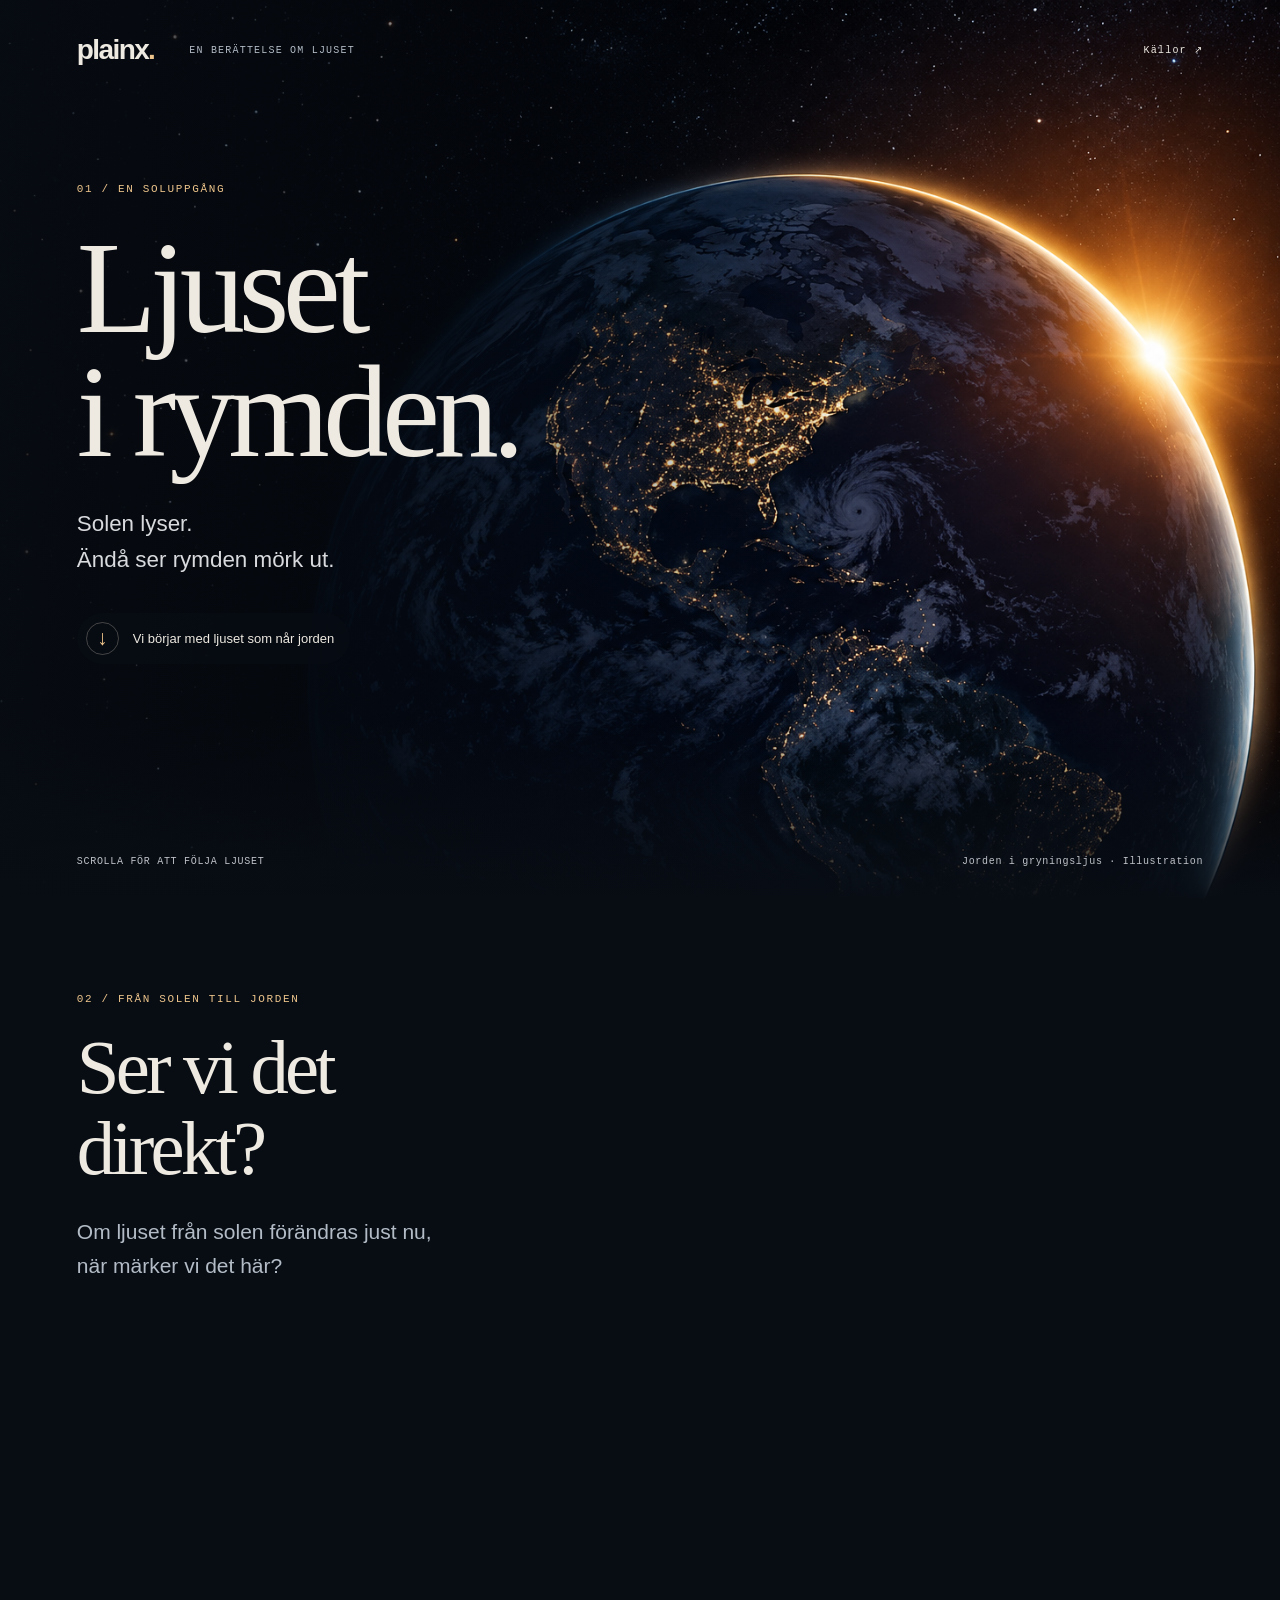
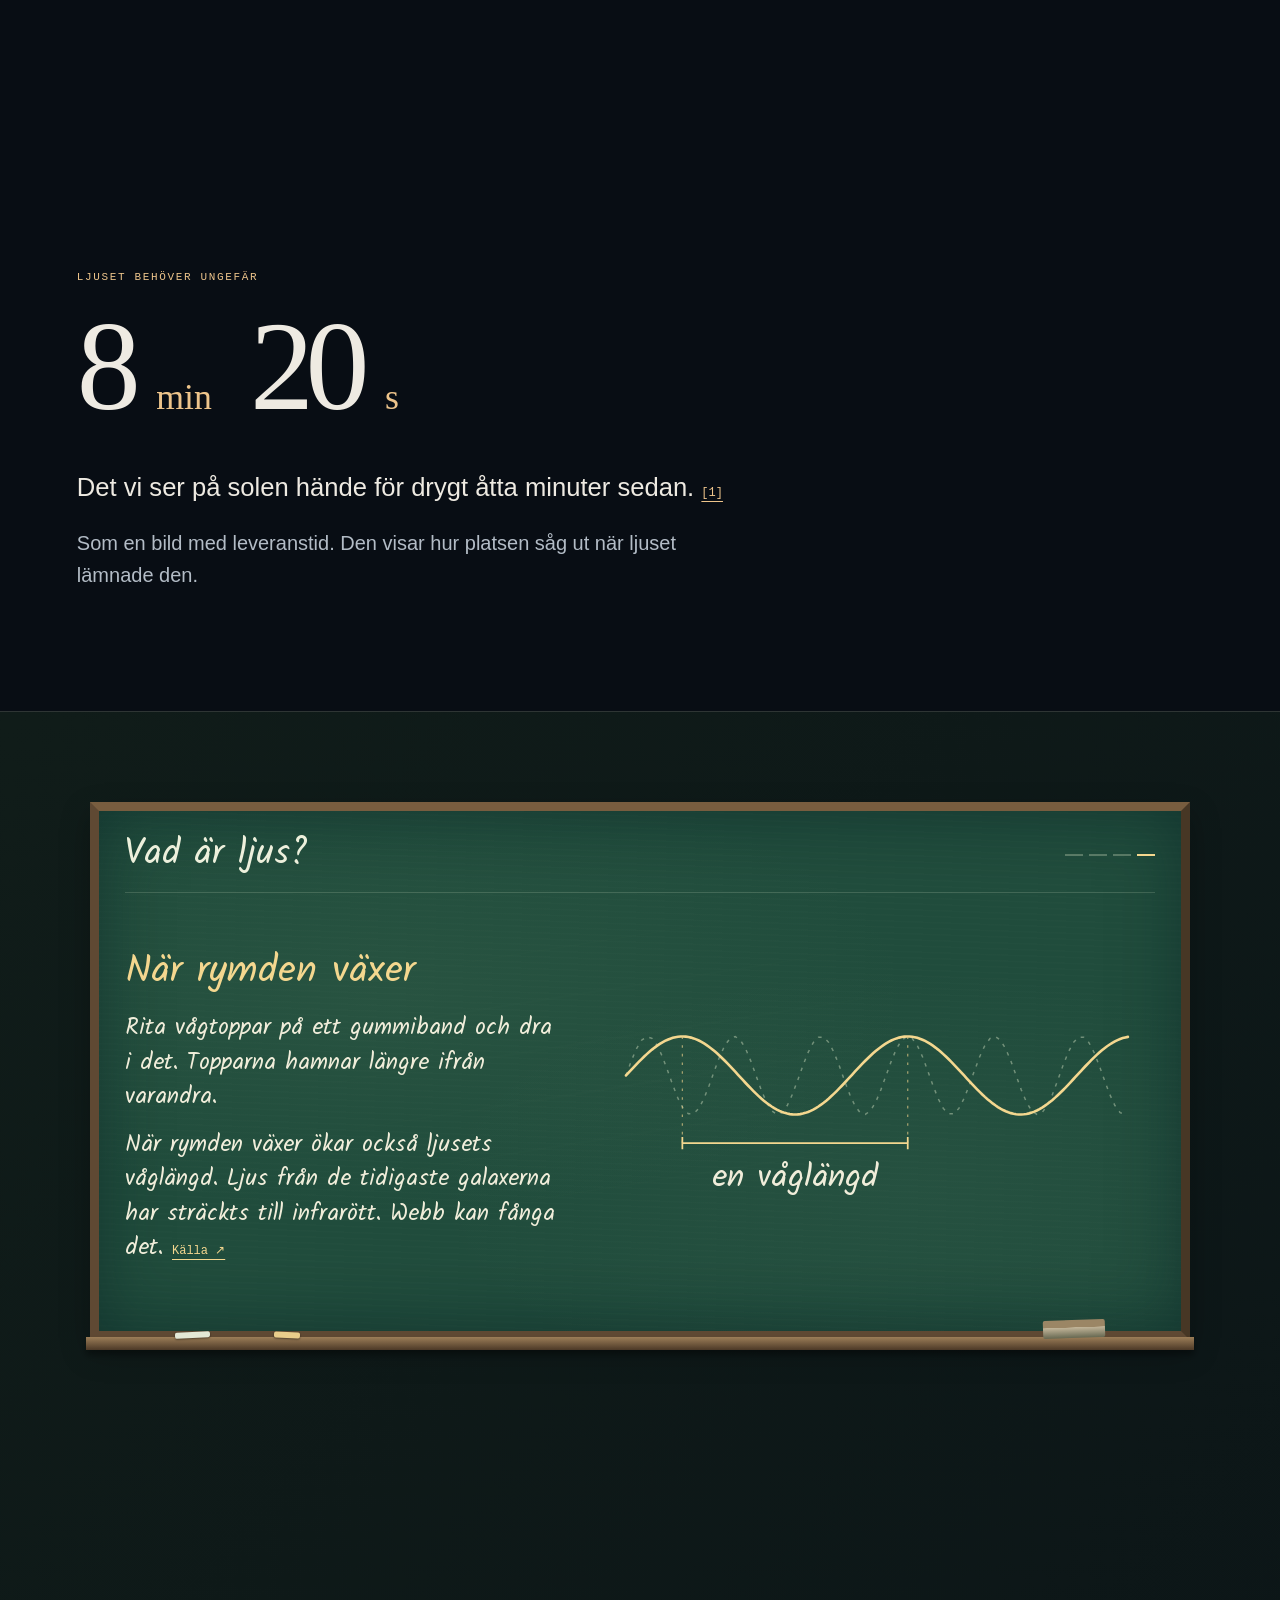
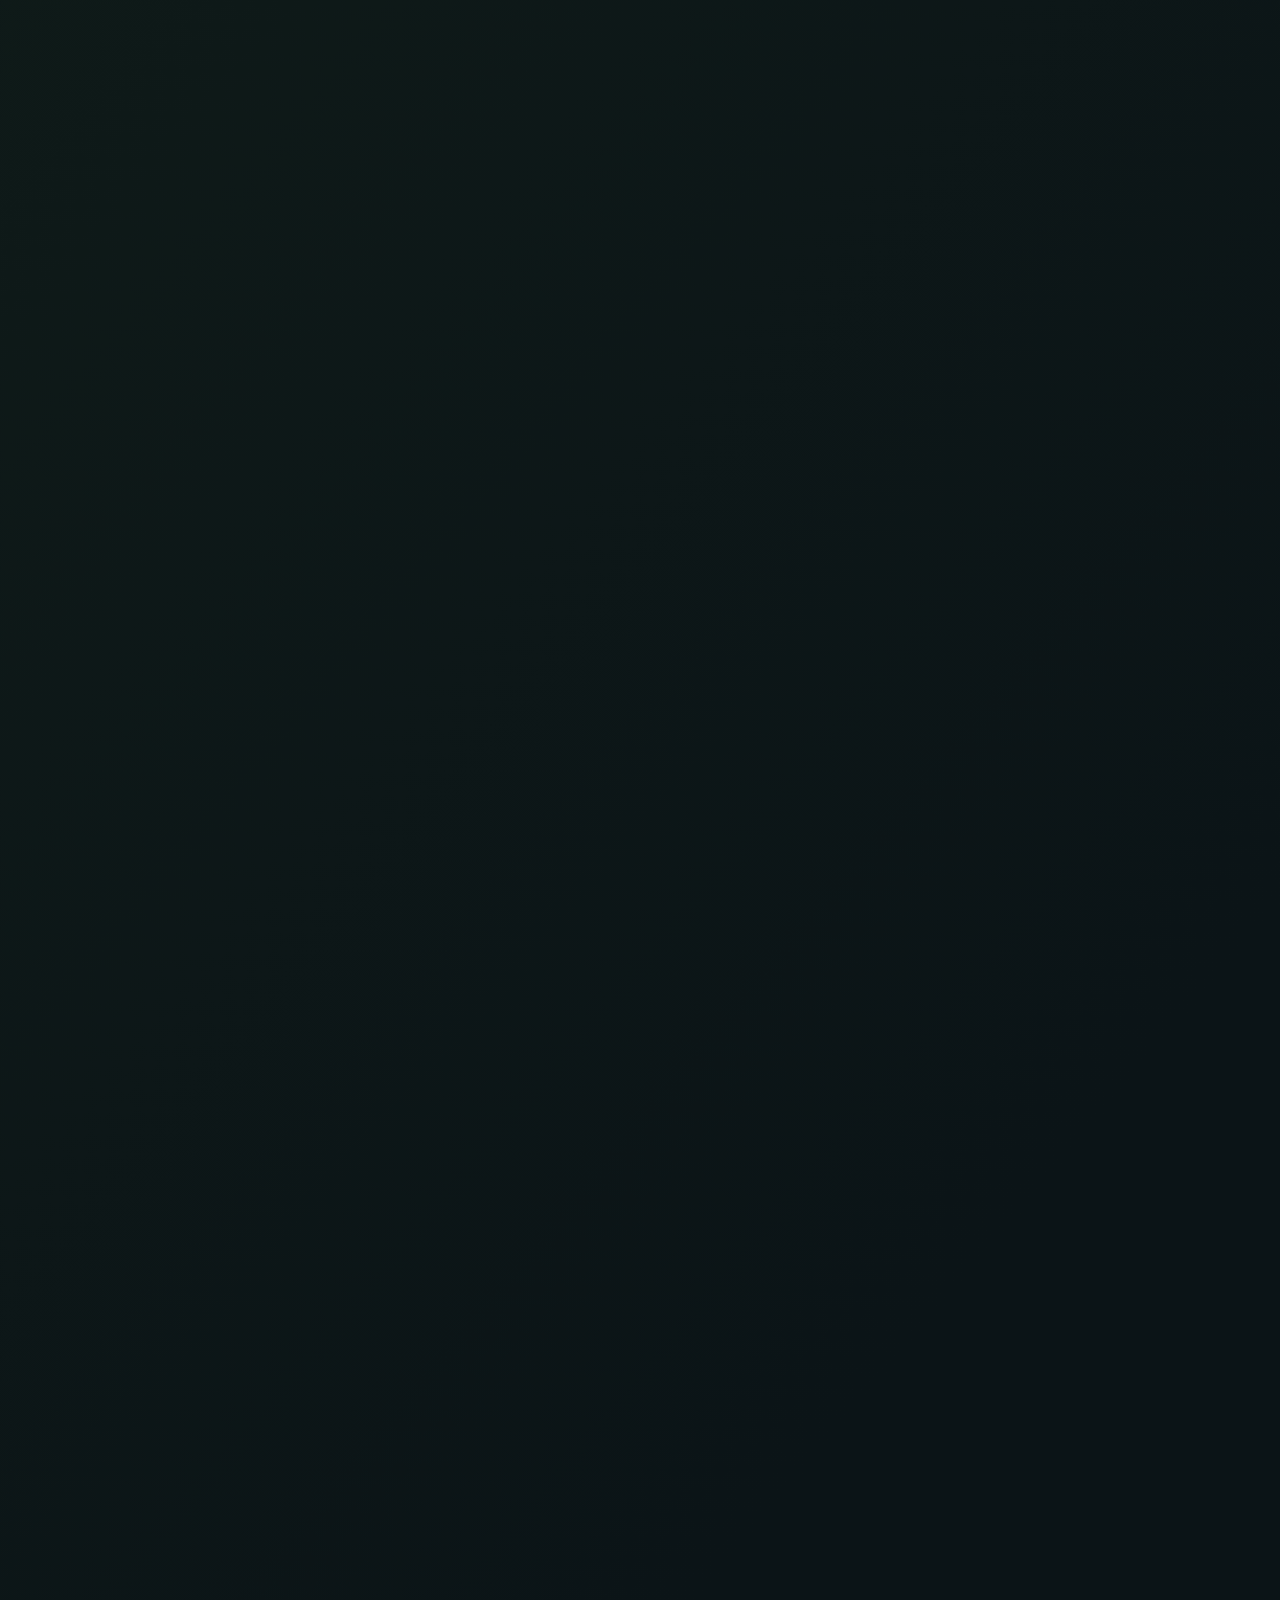
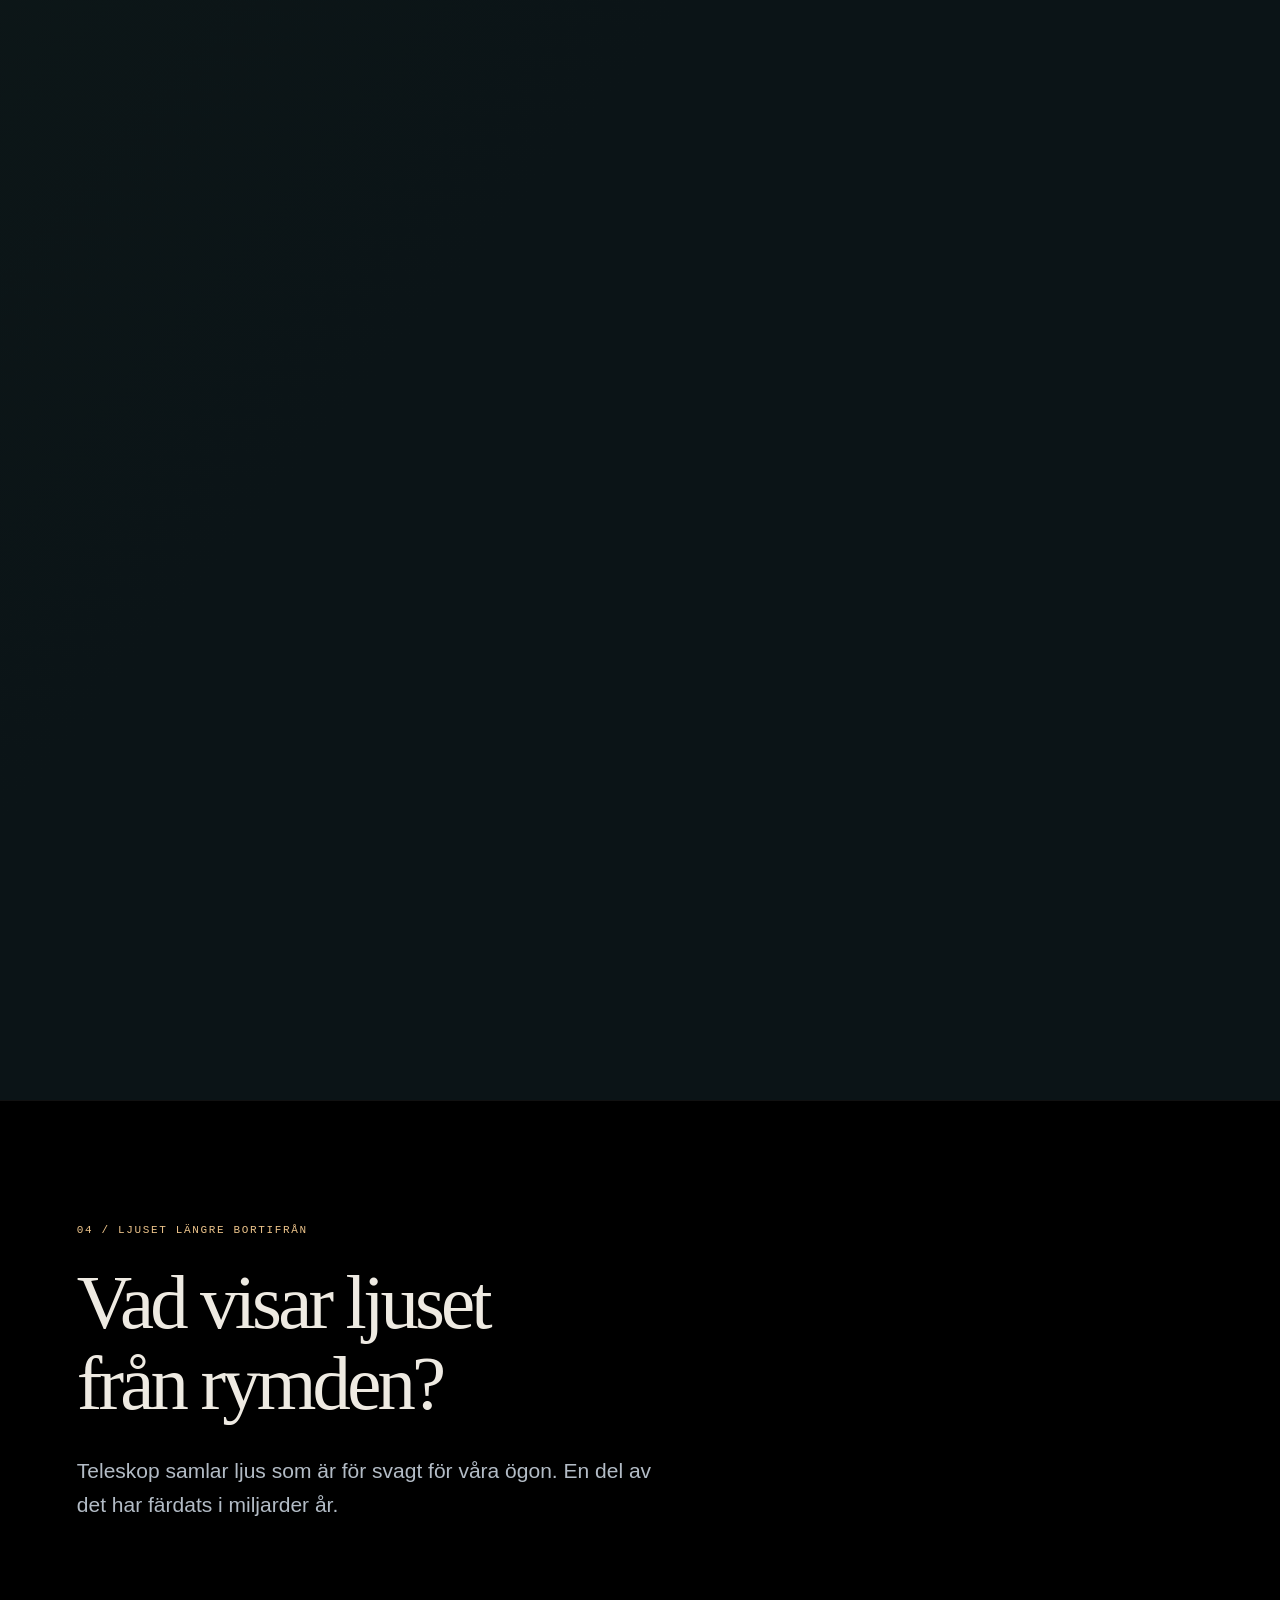
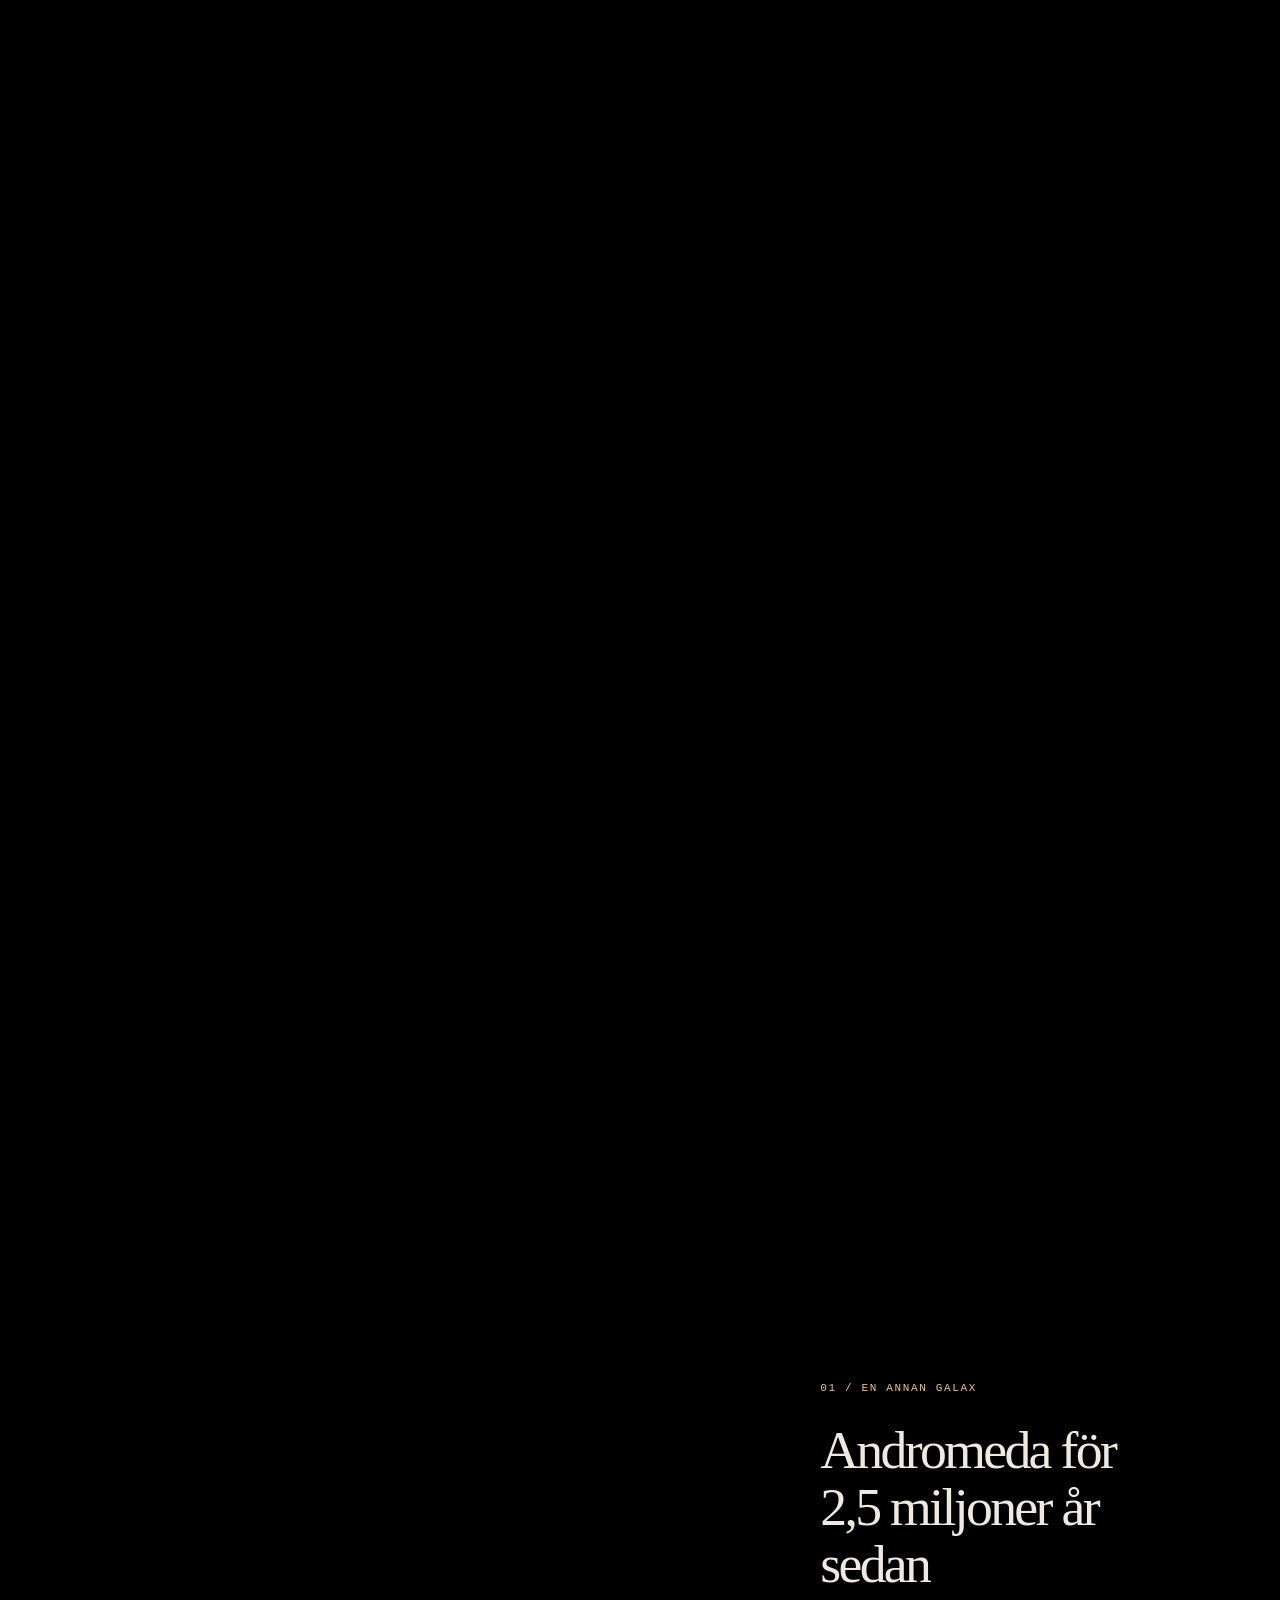
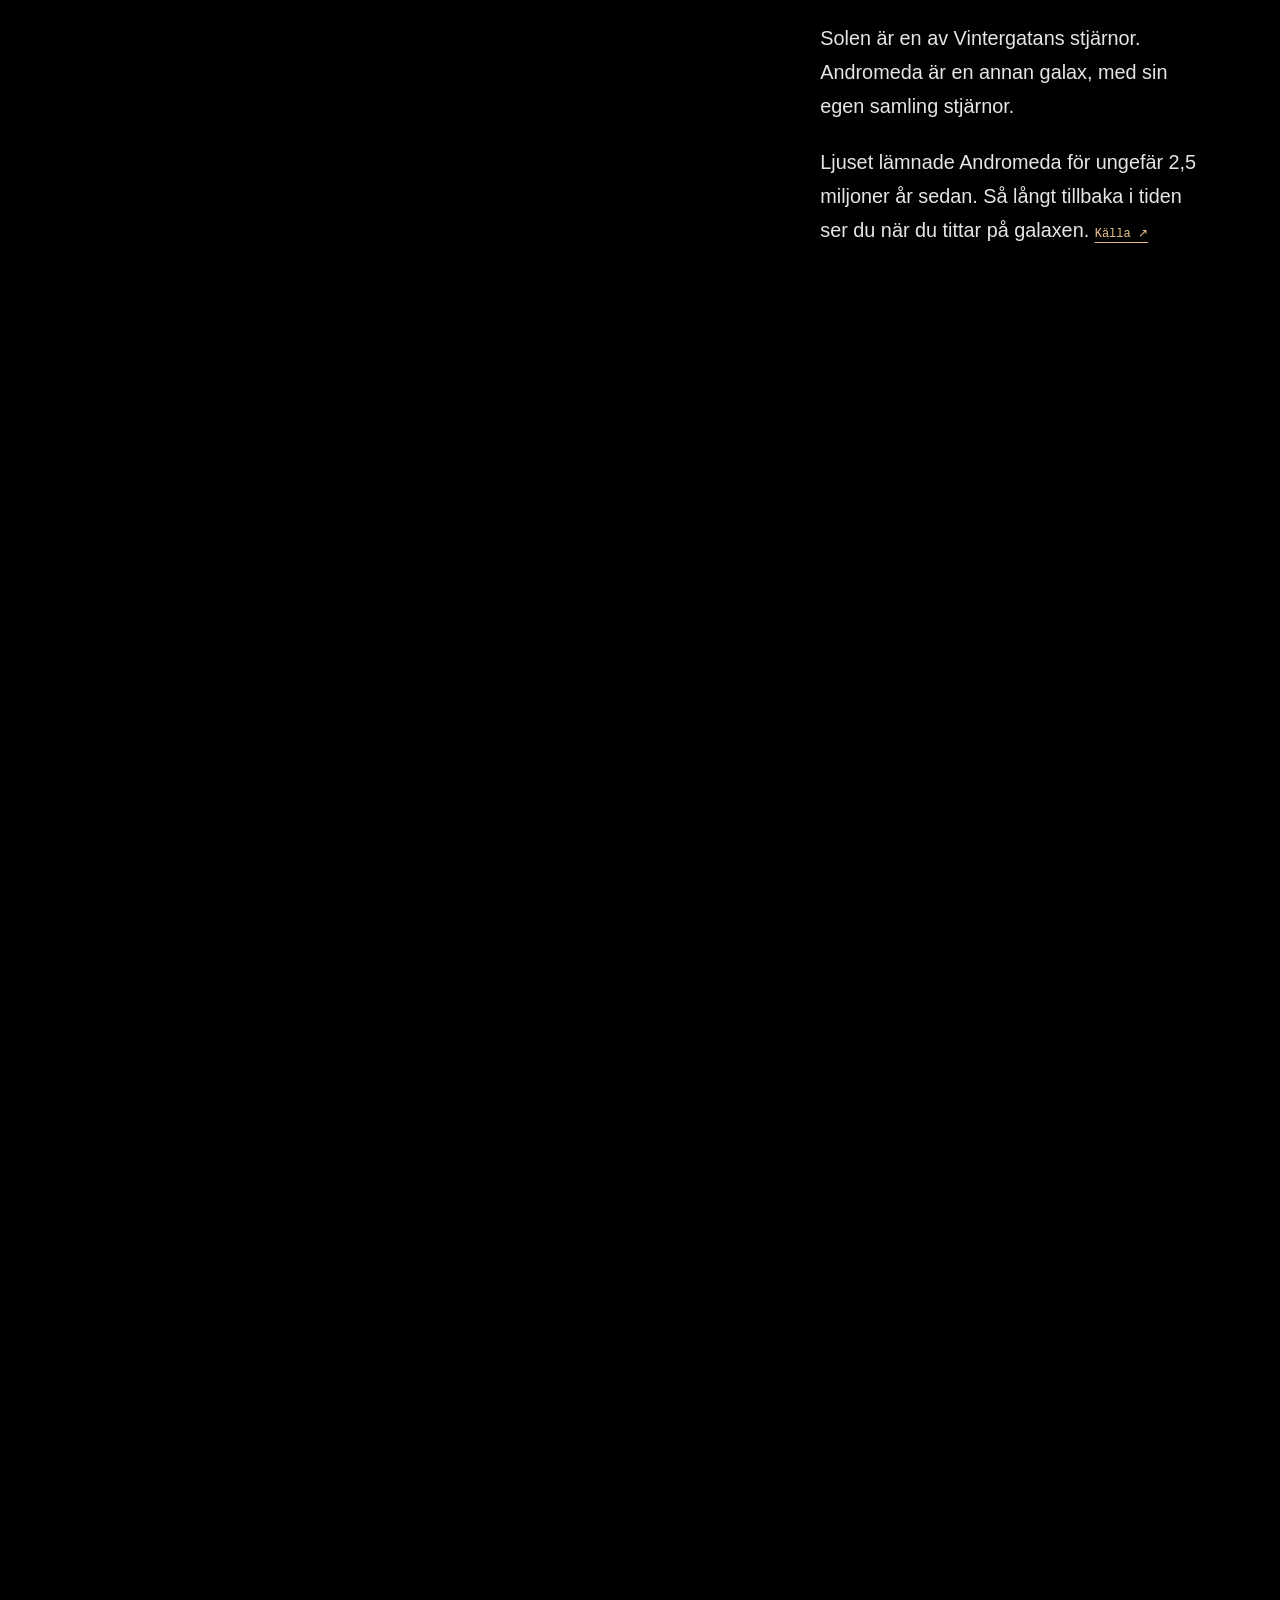
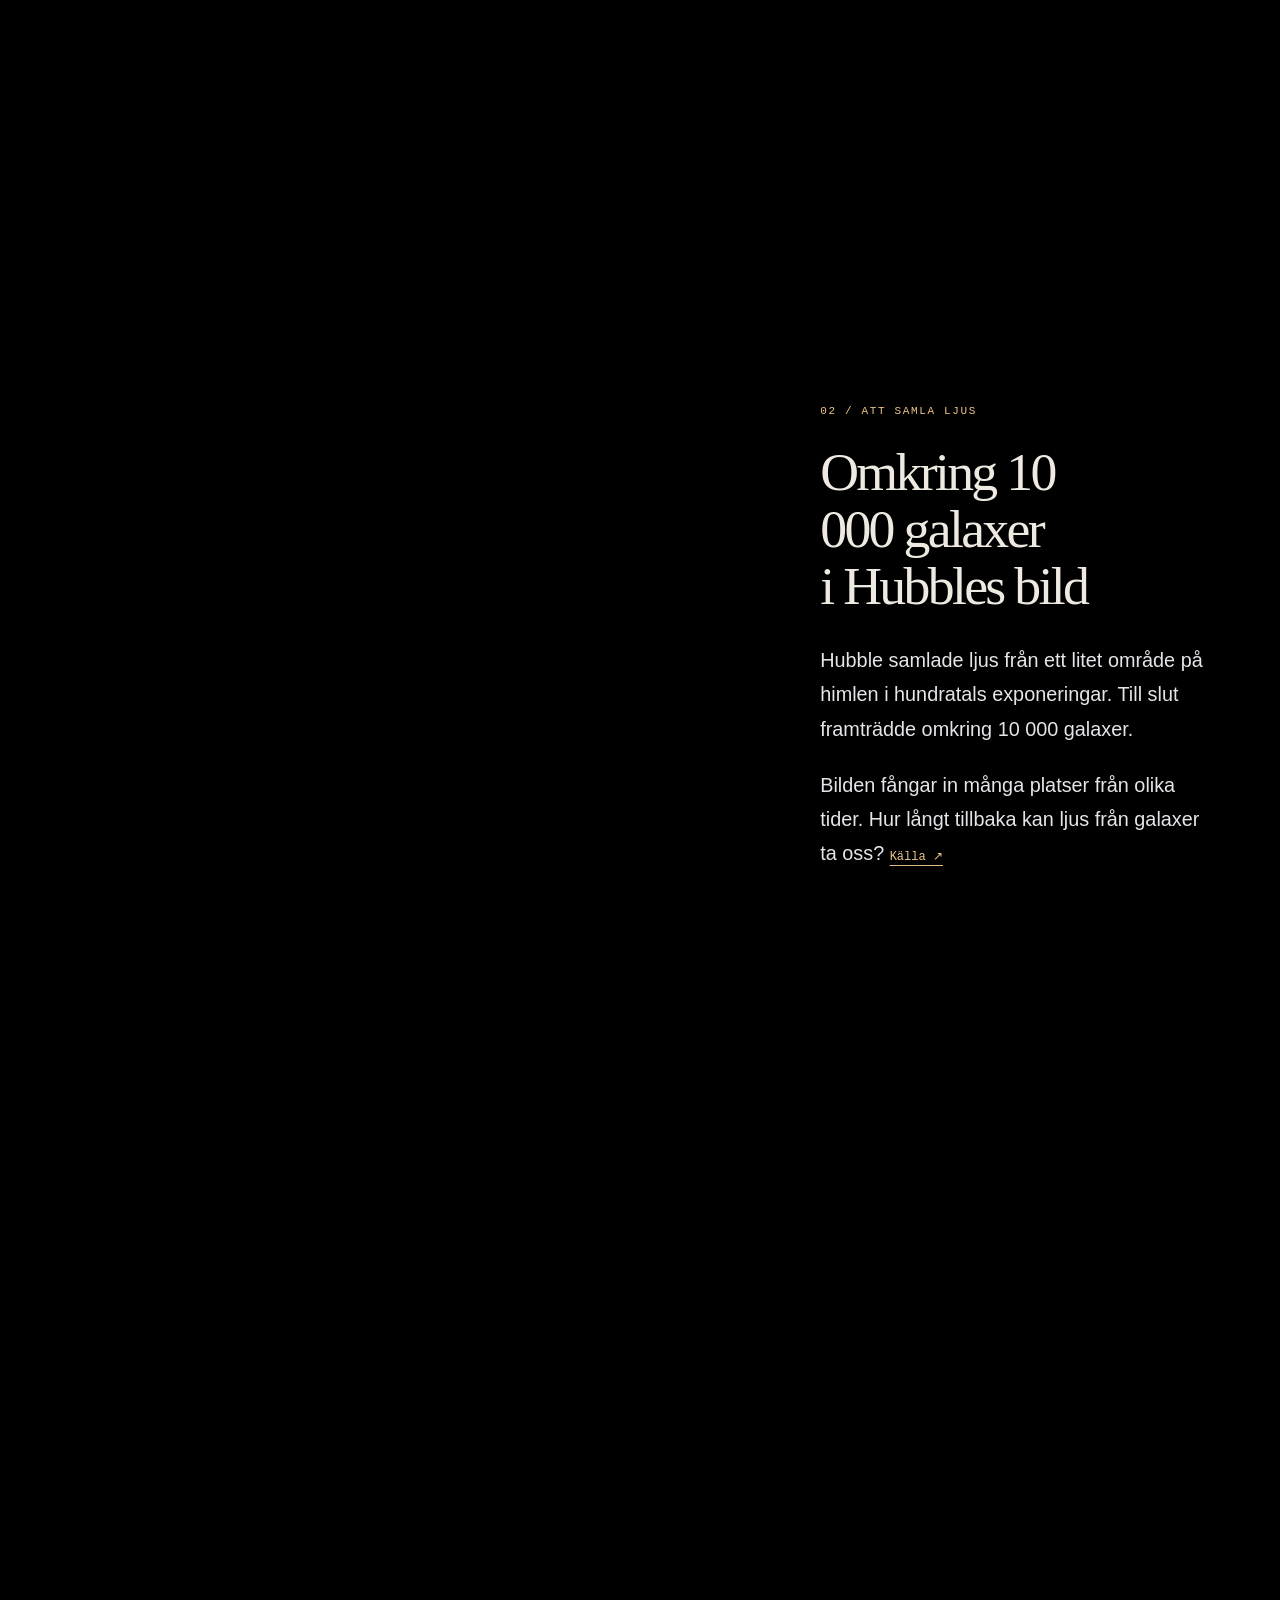
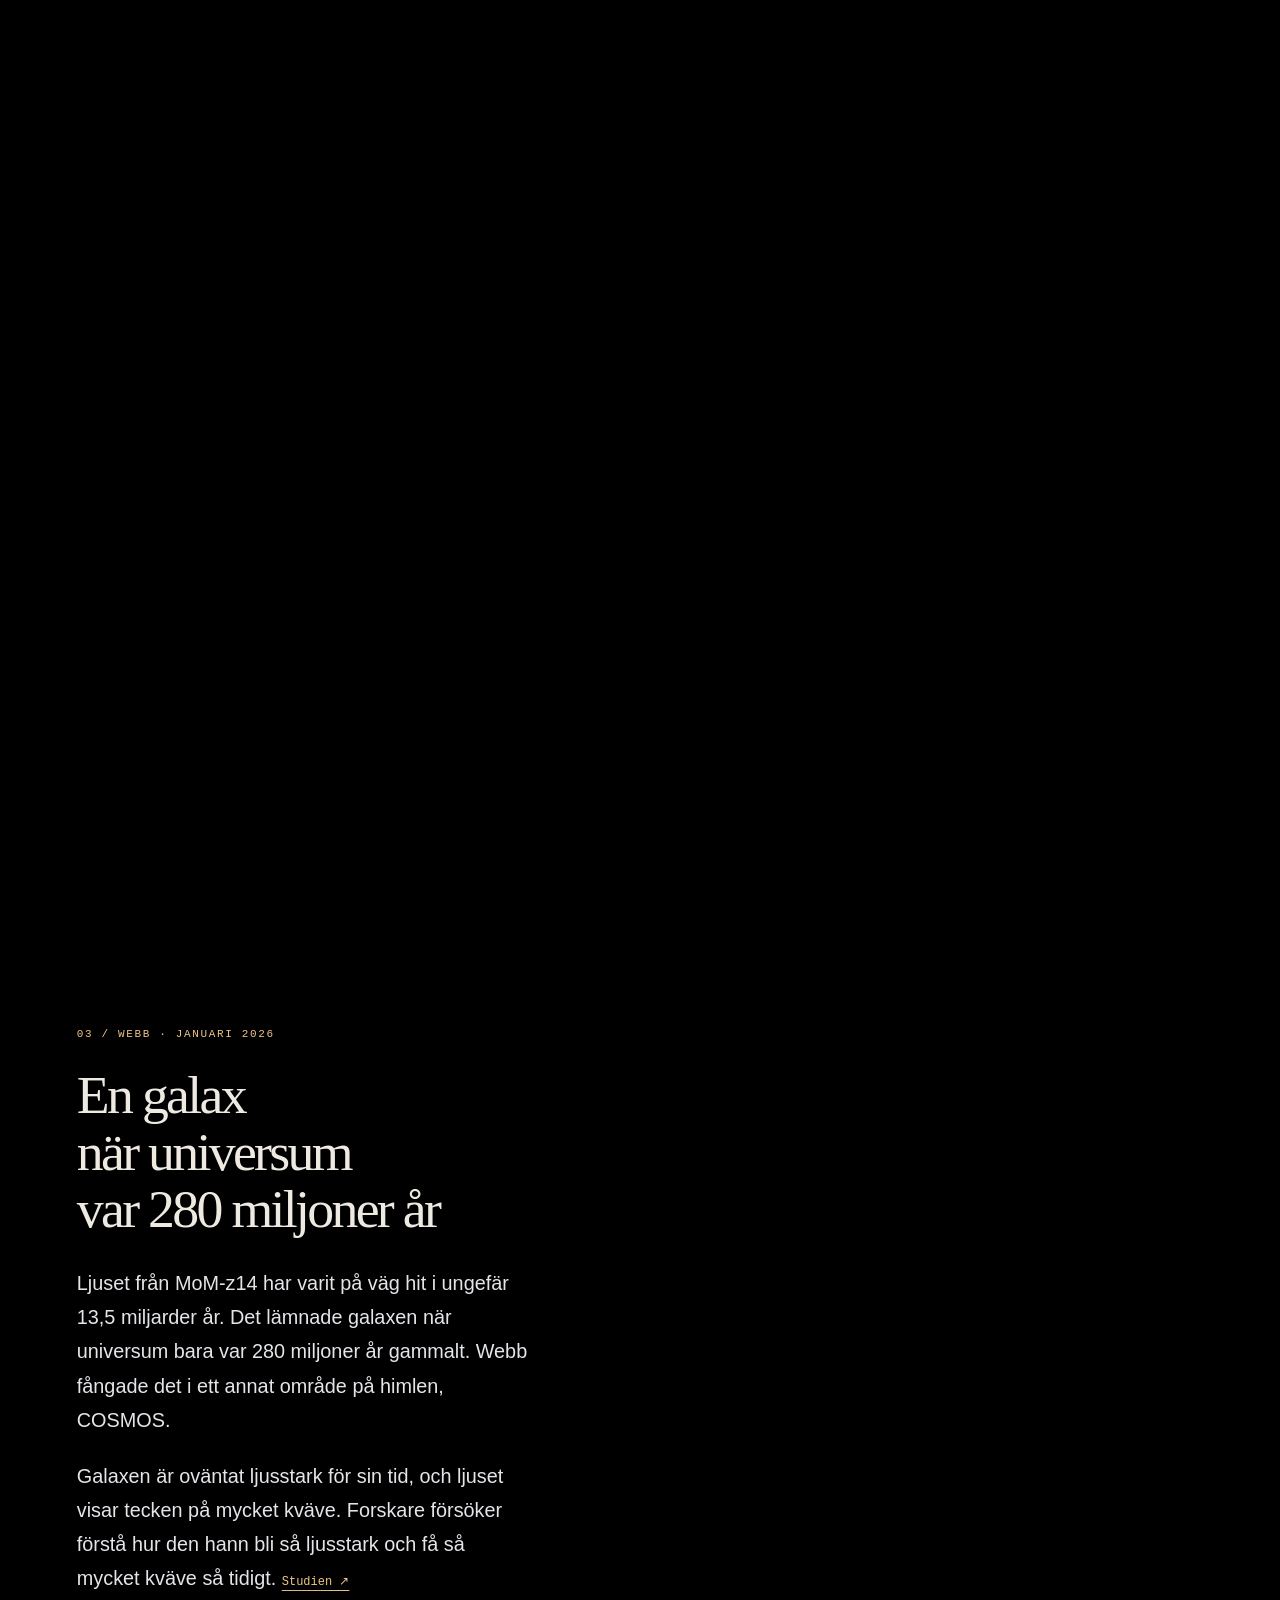
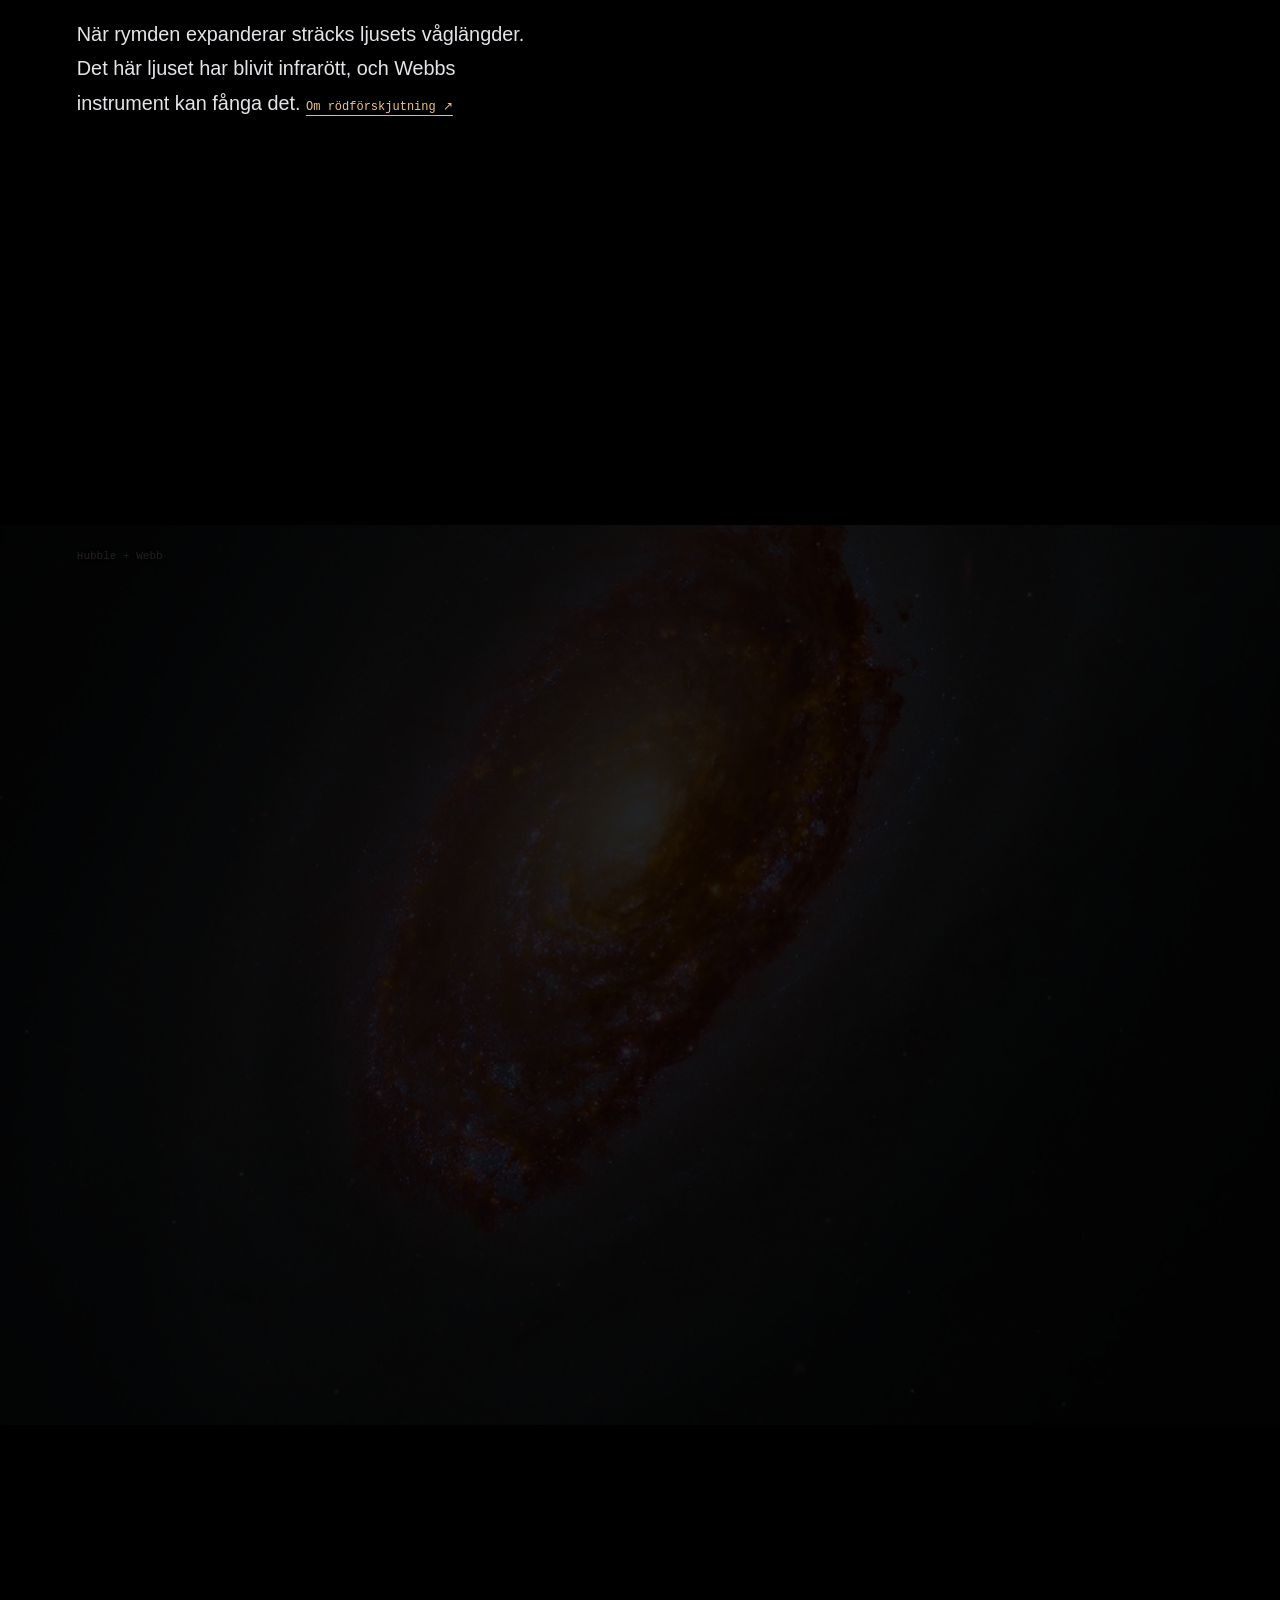
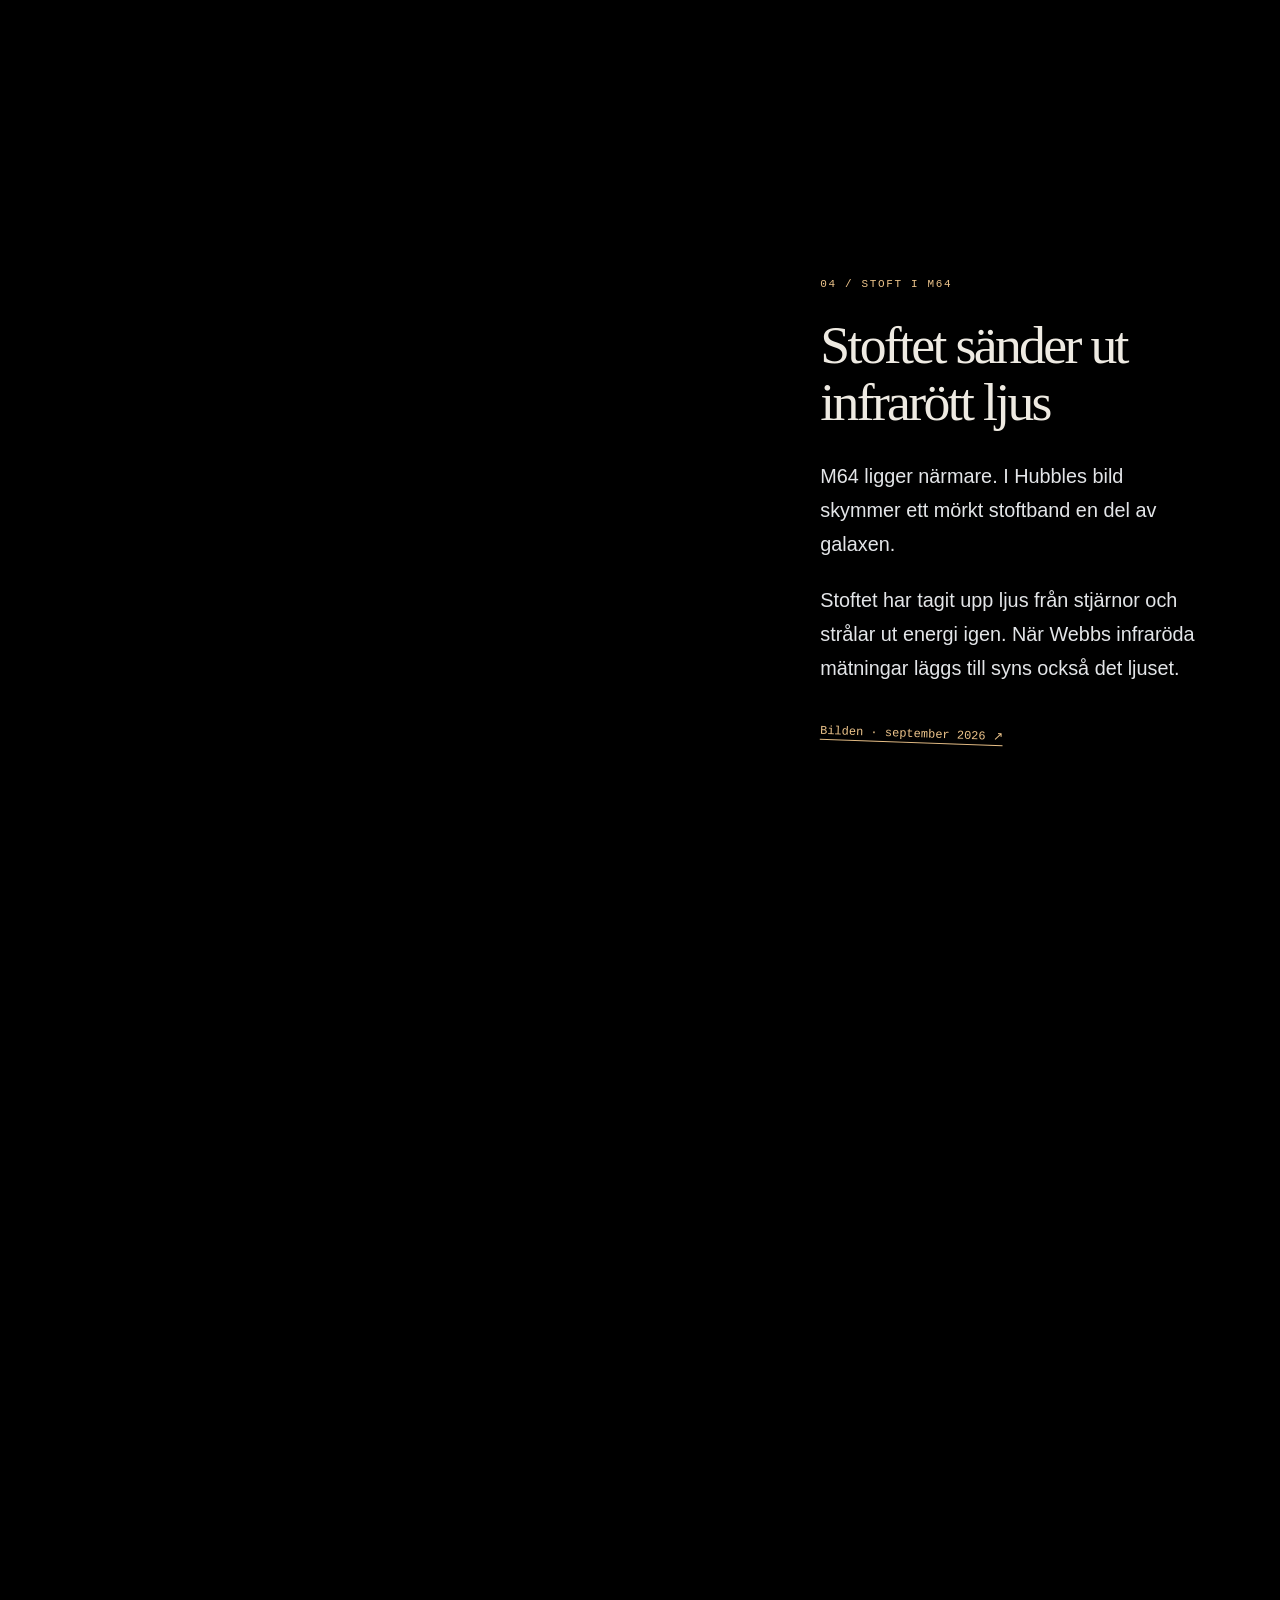
<file: index.html>
<!doctype html>
<html lang="sv">
<head>
  <meta charset="utf-8">
  <meta name="viewport" content="width=device-width,initial-scale=1">
  <meta name="theme-color" content="#080d14">
  <meta name="description" content="Följ ljuset från solen, genom den mörka rymden och tillbaka till de första galaxerna.">
  <title>Ljuset i rymden</title>
  <link rel="preload" href="assets/fonts/kalam/Kalam-Regular-latin.woff2" as="font" type="font/woff2" crossorigin>
  <link rel="stylesheet" href="style.css?v=20261010sources">
  <link rel="stylesheet" href="styles/near.css?v=20261011font">
  <link rel="stylesheet" href="styles/observatory.css?v=20261010v7b">
  <link rel="stylesheet" href="styles/ending.css?v=20261010v7b">
  <script>document.documentElement.classList.add('js');if(new URLSearchParams(location.search).get('motion')==='reduce'||matchMedia('(prefers-reduced-motion: reduce)').matches)document.documentElement.classList.add('reduced-motion');</script>
  <script type="module" src="script.js?v=20261011mobile"></script>
</head>
<body>
  <a class="skip-link" href="#solen">Till berättelsen</a>
  <header class="masthead"><a href="https://plainx.dev/" class="wordmark" aria-label="Till startsidan på plainx.dev">plainx<span>.</span></a><span>EN BERÄTTELSE OM LJUSET</span><a href="#kallor">Källor ↗</a></header>
  <main>
    <div class="prologue" id="start">
      <div class="prologue-stage" aria-hidden="true">
        <div class="earthrise"><img src="assets/hero-earth-light.png" width="1536" height="1024" alt="" fetchpriority="high"></div>
        <div class="solar-sun"><img src="assets/sun-sdo-2013.jpg" width="946" height="946" alt=""><i class="sun-flare"></i></div>
        <div class="solar-view">
          <div class="solar-path"><div class="solar-trail"></div><i class="solar-photon"></i></div>
          <div class="solar-earth"></div>
          <span class="solar-label solar-label-sun">SOLEN</span><span class="solar-label solar-label-earth">JORDEN</span>
          <div class="solar-clock"><span>LJUSET ÄR PÅ VÄG</span><strong>0 <small>min</small> 00 <small>s</small></strong></div>
          <p class="solar-model-note">Schematisk ljusresa · Ej skalenlig<br><span>Solbild: NASA/SDO · Ultraviolett ljus med tilldelad färg</span></p>
        </div>
      </div>
      <div class="prologue-text">
        <section class="hero" aria-labelledby="title">
          <div class="hero-copy"><p class="eyebrow">01 / EN SOLUPPGÅNG</p><h1 id="title">Ljuset<br>i rymden.</h1><p>Solen lyser.<br>Ändå ser rymden mörk ut.</p><a class="begin-link" href="#solen"><span aria-hidden="true">↓</span> Vi börjar med ljuset som når jorden</a></div>
          <div class="hero-bottom"><span>SCROLLA FÖR ATT FÖLJA LJUSET</span><a href="#source-hero">Jorden i gryningsljus · Illustration</a></div>
        </section>
        <section class="solar-journey" id="solen" aria-labelledby="solar-title" tabindex="-1">
          <div class="solar-question"><p class="eyebrow">02 / FRÅN SOLEN TILL JORDEN</p><h2 id="solar-title">Ser vi det<br>direkt?</h2><p>Om ljuset från solen förändras just nu, <br>när märker vi det här?</p></div>
          <div class="solar-answer"><p class="eyebrow">LJUSET BEHÖVER UNGEFÄR</p><p class="big-time">8 <small>min</small> 20 <small>s</small></p><p>Det vi ser på solen hände för drygt åtta minuter sedan. <a href="#source-sun" class="source-ref">[1]</a></p><p>Som en bild med leveranstid. Den visar hur platsen såg ut när ljuset lämnade den.</p></div>
        </section>
      </div>
    </div>

<section class="board-chapter" id="vad-ar-ljus" aria-labelledby="board-title">
  <div class="board-story">
    <div class="blackboard">
      <header class="board-top"><h2 id="board-title">Vad är ljus?</h2><span class="board-progress" aria-hidden="true"><i></i><i></i><i></i><i></i></span></header>
      <div class="board-pages">
        <article class="board-page" id="ljus-direkt" data-board="0" aria-labelledby="board-heading-0">
          <div class="board-lesson"><h3 id="board-heading-0">Från lampan till ögat</h3><p>En ficklampa syns när ljus från den når ögat. Samma sak med en stjärna.</p><p>Ljus är elektromagnetisk strålning. Det kan färdas genom tom rymd. Ögat ser bara en liten del av det.</p></div>
          <figure class="board-drawing"><svg viewBox="0 100 720 230" role="img" aria-label="Ljus går direkt från ficklampan till ögat."><defs><marker id="chalk-arrow-static-0" viewBox="0 0 10 10" refX="9" refY="5" markerWidth="7" markerHeight="7" orient="auto"><path d="M1 1L9 5L1 9" fill="none" stroke="#e9c58b" stroke-width="1.3"/></marker></defs><g class="chalk-source"><path d="M60 181h57l25-12v52l-25-12H60Z"/><path d="M117 181v28M77 181v28"/><ellipse cx="142" cy="195" rx="6" ry="26"/><text x="105" y="280" text-anchor="middle">ficklampan</text></g><g class="chalk-eye"><path d="M575 195q35-39 71 0q-36 39-71 0Z"/><circle cx="610" cy="195" r="13"/><text x="610" y="272" text-anchor="middle">ögat</text></g><path class="chalk-ray" style="marker-end:url(#chalk-arrow-static-0)" d="M150 195H572"/><text x="358" y="150" text-anchor="middle">ljus till ögat</text></svg></figure>
        </article>
        <article class="board-page" id="ljus-reflektion" data-board="1" aria-labelledby="board-heading-1">
          <div class="board-lesson"><h3 id="board-heading-1">Väggen skickar ljuset vidare</h3><p>Lys på en vit vägg. Ljuset studsar åt olika håll. En del når ögat, och väggen syns.</p><p>Månen gör likadant med solljus. Det kallas reflektion.</p></div>
          <figure class="board-drawing"><svg viewBox="0 55 720 355" role="img" aria-label="Ljus från ficklampan träffar den vita väggen. En del reflekteras till ögat på samma sida om väggen."><defs><marker id="chalk-arrow-static-1" viewBox="0 0 10 10" refX="9" refY="5" markerWidth="7" markerHeight="7" orient="auto"><path d="M1 1L9 5L1 9" fill="none" stroke="#e9c58b" stroke-width="1.3"/></marker></defs><g transform="translate(0 85)" class="chalk-source"><path d="M60 181h57l25-12v52l-25-12H60Z"/><path d="M117 181v28M77 181v28"/><ellipse cx="142" cy="195" rx="6" ry="26"/><text x="105" y="280" text-anchor="middle">ficklampan</text></g><g transform="translate(-350 -75)" class="chalk-eye"><path d="M575 195q35-39 71 0q-36 39-71 0Z"/><circle cx="610" cy="195" r="13"/><text x="610" y="272" text-anchor="middle">ögat</text></g><path class="chalk-wall" d="M500 73v266m0-253 20-12m-20 50 20-12m-20 50 20-12m-20 50 20-12m-20 50 20-12m-20 50 20-12m-20 50 20-12"/><path class="chalk-ray" style="marker-end:url(#chalk-arrow-static-1)" d="M150 280L497 228L296 120"/><path class="chalk-short-ray" d="M497 228l-96-13m96 13-58 48m58-48-5-60"/><text x="548" y="378" text-anchor="middle">vit vägg</text></svg></figure>
        </article>
        <article class="board-page" id="ljus-spridning" data-board="2" aria-labelledby="board-heading-2">
          <div class="board-lesson"><h3 id="board-heading-2">Damm gör strålen synlig</h3><p>I ett dammigt rum kan du se strålen från sidan. Dammet sprider en del av ljuset mot ögat.</p><p>Luftens molekyler sprider också ljus. Därför lyser himlen. I tom rymd kan ljuset passera bredvid dig utan att synas. <a href="#source-light" class="source-ref">Källor ↗</a></p></div>
          <figure class="board-drawing"><svg viewBox="0 110 720 290" role="img" aria-label="Ljus från ficklampan träffar damm. En del sprids åt sidan och når ögat."><defs><marker id="chalk-arrow-static-2" viewBox="0 0 10 10" refX="9" refY="5" markerWidth="7" markerHeight="7" orient="auto"><path d="M1 1L9 5L1 9" fill="none" stroke="#e9c58b" stroke-width="1.3"/></marker></defs><g class="chalk-source"><path d="M60 181h57l25-12v52l-25-12H60Z"/><path d="M117 181v28M77 181v28"/><ellipse cx="142" cy="195" rx="6" ry="26"/><text x="105" y="280" text-anchor="middle">ficklampan</text></g><g transform="translate(0 135)" class="chalk-eye"><path d="M575 195q35-39 71 0q-36 39-71 0Z"/><circle cx="610" cy="195" r="13"/><text x="610" y="272" text-anchor="middle">ögat</text></g><path class="chalk-guide" d="M150 195H673"/><path class="chalk-ray" style="marker-end:url(#chalk-arrow-static-2)" d="M150 195H337M344 200L573 328"/><g class="chalk-dust"><circle cx="340" cy="196" r="5"/><circle cx="354" cy="175" r="3"/><circle cx="363" cy="215" r="3"/><circle cx="330" cy="227" r="2"/></g><path class="chalk-short-ray" d="M341 191l39-48m-43 57-51 41m61-38 28 51"/><text x="320" y="278" text-anchor="middle">damm</text></svg></figure>
        </article>
        <article class="board-page" id="rodforskjutning" data-board="3" aria-labelledby="board-heading-3">
          <div class="board-lesson"><h3 id="board-heading-3">När rymden växer</h3><p>Rita vågtoppar på ett gummiband och dra i det. Topparna hamnar längre ifrån varandra.</p><p>När rymden växer ökar också ljusets våglängd. Ljus från de tidigaste galaxerna har sträckts till infrarött. Webb kan fånga det. <a href="#source-light" class="source-ref">Källa ↗</a></p></div>
          <figure class="board-drawing"><svg id="board-wave-chart" viewBox="40 105 640 225" role="img" aria-label="Våglängden är avståndet mellan två vågtoppar. Den heldragna vågen har längre våglängd än den streckade utgångspunkten."><defs><marker id="chalk-arrow-static-3" viewBox="0 0 10 10" refX="9" refY="5" markerWidth="7" markerHeight="7" orient="auto"><path d="M1 1L9 5L1 9" fill="none" stroke="#e9c58b" stroke-width="1.3"/></marker></defs>
          <path class="board-wave-reference" d="M70 180.00 L76 163.43 L82 149.20 L88 139.28 L94 135.09 L100 137.20 L106 145.33 L112 158.32 L118 174.36 L124 191.19 L130 206.45 L136 217.99 L142 224.20 L148 224.20 L154 217.99 L160 206.45 L166 191.19 L172 174.36 L178 158.32 L184 145.33 L190 137.20 L196 135.09 L202 139.28 L208 149.20 L214 163.43 L220 180.00 L226 196.57 L232 210.80 L238 220.72 L244 224.91 L250 222.80 L256 214.67 L262 201.68 L268 185.64 L274 168.81 L280 153.55 L286 142.01 L292 135.80 L298 135.80 L304 142.01 L310 153.55 L316 168.81 L322 185.64 L328 201.68 L334 214.67 L340 222.80 L346 224.91 L352 220.72 L358 210.80 L364 196.57 L370 180.00 L376 163.43 L382 149.20 L388 139.28 L394 135.09 L400 137.20 L406 145.33 L412 158.32 L418 174.36 L424 191.19 L430 206.45 L436 217.99 L442 224.20 L448 224.20 L454 217.99 L460 206.45 L466 191.19 L472 174.36 L478 158.32 L484 145.33 L490 137.20 L496 135.09 L502 139.28 L508 149.20 L514 163.43 L520 180.00 L526 196.57 L532 210.80 L538 220.72 L544 224.91 L550 222.80 L556 214.67 L562 201.68 L568 185.64 L574 168.81 L580 153.55 L586 142.01 L592 135.80 L598 135.80 L604 142.01 L610 153.55 L616 168.81 L622 185.64 L628 201.68 L634 214.67 L640 222.80 L646 224.91"/>
          <path class="board-wave-stretch" d="M70 180.00 L76 173.50 L82 167.13 L88 161.04 L94 155.34 L100 150.16 L106 145.61 L112 141.77 L118 138.74 L124 136.58 L130 135.33 L136 135.01 L142 135.64 L148 137.20 L154 139.66 L160 142.97 L166 147.05 L172 151.82 L178 157.19 L184 163.03 L190 169.23 L196 175.66 L202 182.17 L208 188.65 L214 194.94 L220 200.91 L226 206.45 L232 211.43 L238 215.76 L244 219.33 L250 222.08 L256 223.94 L262 224.88 L268 224.88 L274 223.94 L280 222.08 L286 219.33 L292 215.76 L298 211.43 L304 206.45 L310 200.91 L316 194.94 L322 188.65 L328 182.17 L334 175.66 L340 169.23 L346 163.03 L352 157.19 L358 151.82 L364 147.05 L370 142.97 L376 139.66 L382 137.20 L388 135.64 L394 135.01 L400 135.33 L406 136.58 L412 138.74 L418 141.77 L424 145.61 L430 150.16 L436 155.34 L442 161.04 L448 167.13 L454 173.50 L460 180.00 L466 186.50 L472 192.87 L478 198.96 L484 204.66 L490 209.84 L496 214.39 L502 218.23 L508 221.26 L514 223.42 L520 224.67 L526 224.99 L532 224.36 L538 222.80 L544 220.34 L550 217.03 L556 212.95 L562 208.18 L568 202.81 L574 196.97 L580 190.77 L586 184.34 L592 177.83 L598 171.35 L604 165.06 L610 159.09 L616 153.55 L622 148.57 L628 144.24 L634 140.67 L640 137.92 L646 136.06"/>
          <path class="board-wave-peaks" d="M135 135V265M395 135V265"/>
          <path class="board-wave-measure" d="M135 265v-14m0 7h260m0-7v14"/>
          <text class="board-wave-label" x="265" y="309" text-anchor="middle">en våglängd</text>
          </svg></figure>
        </article>
      </div>
      <div class="chalk-tray" aria-hidden="true"><i></i><i></i><span></span></div>
    </div>
    <div class="board-steps" aria-hidden="true"><div class="board-step" data-board="0"></div><div class="board-step" data-board="1"></div><div class="board-step" data-board="2"></div><div class="board-step" data-board="3"></div></div>
  </div>
</section>

<section class="observatory observatory-v3" id="langre-bort" aria-labelledby="observatory-title">
  <header class="chapter-heading observatory-heading"><p class="eyebrow">04 / LJUSET LÄNGRE BORTIFRÅN</p><h2 id="observatory-title">Vad visar ljuset<br>från rymden?</h2><p>Teleskop samlar ljus som är för svagt för våra ögon. En del av det har färdats i miljarder år.</p></header>

  <div class="observation-story">
    <article class="observation-scene scene-andromeda" id="andromeda" data-observation="0">
      <figure class="observation-image observation-andromeda" data-observation-image="0"><img src="assets/andromeda-wide.jpg" width="1280" height="828" loading="lazy" alt="Andromedagalaxens ljusa kärna och stora stjärnskiva."><figcaption>ANDROMEDA / M31 <span>ESA/Hubble · DSS2 · 2011</span></figcaption></figure>
      <div class="observation-reading"><div class="observation-copy"><p class="eyebrow">01 / EN ANNAN GALAX</p><h3>Andromeda för<br>2,5 miljoner år sedan</h3><p>Solen är en av Vintergatans stjärnor. Andromeda är en annan galax, med sin egen samling stjärnor.</p><p>Ljuset lämnade Andromeda för ungefär 2,5 miljoner år sedan. Så långt tillbaka i tiden ser du när du tittar på galaxen. <a href="#source-andromeda" class="source-ref">Källa ↗</a></p></div></div>
    </article>
    <article class="observation-scene scene-hudf" id="hubblefalt" data-observation="1">
      <figure class="observation-image observation-hudf" data-observation-image="1"><div class="observation-field"><img src="assets/hudf.jpg" width="1280" height="1280" loading="lazy" alt="Tusentals små galaxer i Hubble Ultra Deep Field."></div><figcaption>HUBBLE ULTRA DEEP FIELD <span>NASA · ESA · HUDF-teamet · 2003–2004</span></figcaption></figure>
      <div class="observation-reading"><div class="observation-copy"><p class="eyebrow">02 / ATT SAMLA LJUS</p><h3>Omkring 10 000 galaxer<br>i Hubbles bild</h3><p>Hubble samlade ljus från ett litet område på himlen i hundratals exponeringar. Till slut framträdde omkring 10 000 galaxer.</p><p>Bilden fångar in många platser från olika tider. Hur långt tillbaka kan ljus från galaxer ta oss? <a href="#source-hudf" class="source-ref">Källa ↗</a></p></div></div>
    </article>
    <article class="observation-scene scene-mom" id="mom-z14" data-observation="2">
      <figure class="observation-image observation-mom" data-observation-image="2"><img src="assets/mom-z14.jpg" width="4000" height="1667" loading="lazy" alt="Webbs COSMOS-fält med en förstoring av den avlägsna galaxen MoM-z14."><figcaption>ETT ANNAT FÄLT: COSMOS / MoM-z14 <span>Webb · NIRCam · Publicerad januari 2026</span></figcaption></figure>
      <div class="observation-reading"><div class="observation-copy"><p class="eyebrow">03 / WEBB · JANUARI 2026</p><h3>En galax när universum<br>var 280 miljoner år</h3><p>Ljuset från MoM-z14 har varit på väg hit i ungefär 13,5 miljarder år. Det lämnade galaxen när universum bara var 280 miljoner år gammalt. Webb fångade det i ett annat område på himlen, COSMOS.</p><p>Galaxen är oväntat ljusstark för sin tid, och ljuset visar tecken på mycket kväve. Forskare försöker förstå hur den hann bli så ljusstark och få så mycket kväve så tidigt. <a href="#source-mom" class="source-ref">Studien ↗</a></p><p class="redshift-context">När rymden expanderar sträcks ljusets våglängder. Det här ljuset har blivit infrarött, och Webbs instrument kan fånga det. <a href="#source-light" class="source-ref">Om rödförskjutning ↗</a></p></div></div>
    </article>
    <article class="observation-scene scene-comparison" id="morkt-stoft" data-observation="3">
      <figure class="observation-image observation-comparison" data-observation-image="3">
        <div class="comparison-images"><img src="assets/m64-hubble.jpg" width="1277" height="1350" loading="lazy" alt="Hubbles bild av M64: ett mörkt stoftband framför galaxens ljusa kärna."><img class="comparison-infrared" src="assets/m64-hubble-webb.jpg" width="1277" height="1350" loading="lazy" alt="Samma utsnitt med Webbs infraröda mätningar tillagda: stoftet framträder i rött och orange."><i class="comparison-divider" aria-hidden="true"></i><span class="comparison-tag comparison-tag-hubble">Hubble</span><span class="comparison-tag comparison-tag-webb">Hubble + Webb</span></div>
        <figcaption>M64 / SAMMA UTSNITT <span>Infrarött i tilldelade färger · Samma bildutsnitt</span><span>NASA · ESA · CSA · Publicerad 16 september 2026</span></figcaption>
      </figure>
      <div class="observation-reading"><div class="observation-copy"><p class="eyebrow">04 / STOFT I M64</p><h3>Stoftet sänder ut<br>infrarött ljus</h3><p>M64 ligger närmare. I Hubbles bild skymmer ett mörkt stoftband en del av galaxen.</p><p>Stoftet har tagit upp ljus från stjärnor och strålar ut energi igen. När Webbs infraröda mätningar läggs till syns också det ljuset.</p><p class="observation-note"><a href="#source-m64" class="source-ref">Bilden · september 2026 ↗</a></p></div></div>
    </article>
    <article class="observation-scene scene-cmb" id="bakgrundsljus" data-observation="4">
      <figure class="observation-image observation-cmb" data-observation-image="4"><div class="observation-map"><img src="assets/cmb-planck-2018.jpg" width="1500" height="1000" loading="lazy" alt="Plancks ovala helhimmelskarta med blå och orange temperaturvariationer i den kosmiska bakgrundsstrålningen."></div><figcaption>DEN KOSMISKA BAKGRUNDSSTRÅLNINGEN <span>ESA/Planck Collaboration · Datautgåva 2018</span></figcaption></figure>
      <div class="observation-reading"><div class="observation-copy"><p class="eyebrow">05 / FÖRE STJÄRNORNA</p><h3>Mikrovågor från tiden<br>före de första stjärnorna</h3><p>Tidigare studsade ljuset hela tiden mot fria elektroner. Efter ungefär 380 000 år hade universum svalnat så att ljuset kunde färdas fritt.</p><p>Det ljuset når oss i dag som mikrovågor, från tiden före de första galaxerna. De tilldelade färgerna i Plancks karta visar små temperaturskillnader. Universum är i dag ungefär 13,8 miljarder år gammalt. <a href="#source-cmb" class="source-ref">Källa ↗</a></p></div></div>
    </article>
    <article class="observation-scene scene-lensing" id="observationshorisont" data-observation="5">
      <figure class="observation-image observation-lensing" data-observation-image="5"><img src="assets/einstein-ring-2025.jpg" width="1146" height="1146" loading="lazy" alt="En blåvit Einsteinring runt en ljus galax. Ringen är ljus från en galax längre bakom, böjt av gravitationen hos galaxen i mitten."><figcaption>EN EINSTEINRING / SMACS J0028.2-7537 <span>Webb + Hubble · Tilldelade färger · 27 mars 2025</span><span>ESA/Webb, NASA &amp; CSA, G. Mahler; Acknowledgement: M. A. McDonald</span></figcaption></figure>
      <div class="observation-reading"><div class="observation-copy"><p class="eyebrow">06 / GRAVITATIONEN BÖJER LJUSET</p><h3>Galaxens ljus<br>böjs till en ring</h3><p>I mitten ligger en elliptisk galax. Bakom den finns en spiralgalax, vars ljus böjs av gravitationen hos galaxen framför.</p><p>De ligger nästan i linje med oss. Då kan ljuset från galaxen bakom bilda en ring runt galaxen framför. Formen i bilden beror alltså på vägen ljuset har tagit. <a href="#source-lensing" class="source-ref">Om bilden ↗</a></p></div></div>
    </article>
  </div>
</section>

<section class="ending ending-telescope" id="tillbaka" aria-labelledby="ending-title">
  <header class="telescope-intro"><p class="eyebrow">05 / EN ANNAN PLANET</p><h2 id="ending-title">Vad kan en ljuspunkt<br>berätta?</h2></header>
  <div class="telescope-story">
    <figure class="telescope-visual" aria-describedby="telescope-description telescope-caption">
      <div class="telescope-stage">
        <div class="telescope-canvas" aria-hidden="true"></div>
        <span class="telescope-scenario">Illustrerat scenario</span>
        <div class="discovery-field" aria-hidden="true">
          <svg class="discovery-sky" viewBox="0 0 620 520" preserveAspectRatio="xMidYMid slice">
            <g class="discovery-stars" fill="#bacad8">
              <circle cx="74" cy="81" r="1.2"/><circle cx="164" cy="362" r="1.1"/><circle cx="518" cy="101" r="1.5"/><circle cx="282" cy="122" r=".8"/><circle cx="98" cy="279" r=".8"/><circle cx="486" cy="379" r="1.3"/><circle cx="232" cy="251" r=".6"/><circle cx="44" cy="437" r=".7"/><circle cx="569" cy="291" r=".8"/><circle cx="300" cy="449" r=".9"/><circle cx="452" cy="60" r=".7"/><circle cx="205" cy="38" r=".6"/><circle cx="409" cy="331" r=".6"/><circle cx="541" cy="478" r=".7"/>
            </g>
            <g class="discovery-noise" fill="#a8bac7">
              <circle cx="398" cy="299" r="1.0"/><circle cx="180" cy="129" r="1.27"/><circle cx="454" cy="131" r="1.54"/><circle cx="232" cy="197" r="1.81"/><circle cx="386" cy="239" r="2.08"/><circle cx="472" cy="269" r="2.35"/><circle cx="394" cy="351" r="1.0"/><circle cx="464" cy="257" r="1.27"/><circle cx="238" cy="171" r="1.54"/><circle cx="264" cy="177" r="1.81"/><circle cx="218" cy="251" r="2.08"/><circle cx="472" cy="293" r="2.35"/><circle cx="222" cy="171" r="1.0"/><circle cx="272" cy="177" r="1.27"/><circle cx="194" cy="123" r="1.54"/><circle cx="316" cy="357" r="1.81"/><circle cx="162" cy="107" r="2.08"/><circle cx="384" cy="313" r="2.35"/><circle cx="406" cy="267" r="1.0"/><circle cx="332" cy="349" r="1.27"/><circle cx="454" cy="199" r="1.54"/><circle cx="176" cy="125" r="1.81"/><circle cx="178" cy="295" r="2.08"/><circle cx="204" cy="209" r="2.35"/><circle cx="182" cy="255" r="1.0"/><circle cx="324" cy="145" r="1.27"/><circle cx="374" cy="295" r="1.54"/><circle cx="196" cy="237" r="1.81"/><circle cx="250" cy="283" r="2.08"/><circle cx="388" cy="169" r="2.35"/><circle cx="170" cy="187" r="1.0"/><circle cx="472" cy="277" r="1.27"/><circle cx="470" cy="271" r="1.54"/><circle cx="464" cy="233" r="1.81"/><circle cx="286" cy="119" r="2.08"/><circle cx="276" cy="325" r="2.35"/><circle cx="298" cy="299" r="1.0"/><circle cx="408" cy="225" r="1.27"/><circle cx="334" cy="119" r="1.54"/><circle cx="380" cy="285" r="1.81"/><circle cx="250" cy="119" r="2.08"/><circle cx="284" cy="141" r="2.35"/><circle cx="430" cy="267" r="1.0"/><circle cx="308" cy="329" r="1.27"/><circle cx="334" cy="307" r="1.54"/><circle cx="344" cy="213" r="1.81"/><circle cx="486" cy="111" r="2.08"/><circle cx="344" cy="169" r="2.35"/><circle cx="174" cy="339" r="1.0"/><circle cx="444" cy="169" r="1.27"/><circle cx="278" cy="179" r="1.54"/><circle cx="188" cy="233" r="1.81"/><circle cx="158" cy="299" r="2.08"/><circle cx="268" cy="189" r="2.35"/><circle cx="346" cy="143" r="1.0"/><circle cx="192" cy="193" r="1.27"/><circle cx="358" cy="259" r="1.54"/><circle cx="352" cy="173" r="1.81"/><circle cx="434" cy="335" r="2.08"/><circle cx="428" cy="177" r="2.35"/><circle cx="478" cy="223" r="1.0"/><circle cx="168" cy="237" r="1.27"/><circle cx="466" cy="207" r="1.54"/><circle cx="388" cy="349" r="1.81"/><circle cx="294" cy="327" r="2.08"/><circle cx="416" cy="253" r="2.35"/><circle cx="334" cy="159" r="1.0"/><circle cx="160" cy="349" r="1.27"/><circle cx="186" cy="267" r="1.54"/><circle cx="244" cy="113" r="1.81"/><circle cx="270" cy="287" r="2.08"/><circle cx="204" cy="209" r="2.35"/><circle cx="206" cy="327" r="1.0"/><circle cx="296" cy="101" r="1.27"/><circle cx="366" cy="147" r="1.54"/><circle cx="228" cy="337" r="1.81"/>
            </g>
            <circle class="discovery-source" cx="374" cy="210" r="3.2" fill="#eee0bf"/>
            <text class="discovery-source-label" x="374" y="242" text-anchor="middle">Stjärnsystemets ljus</text>
          </svg>
          <div class="discovery-collection"><span>Samlar ljus</span><span class="discovery-meter"><i></i></span></div>
        </div>
        <div class="telescope-model-note" aria-hidden="true">Modell av samma system<br><span>Sedd från sidan, ändrad skala</span></div>
        <svg class="telescope-static" viewBox="0 0 620 950" role="img" aria-labelledby="telescope-static-title telescope-static-desc">
          <title id="telescope-static-title">En svag punkt, en modell och ett spektrum</title><desc id="telescope-static-desc">I ett tänkt stjärnfält syns en svag punkt: stjärnsystemets samlade ljus. Teleskopet håller samma riktning medan mer ljus samlas och bilden blir tydligare. Därefter visas en förklarande modell av samma system, sedd från sidan. En planet antas passera framför stjärnan och lite av stjärnljuset passerar genom atmosfären till teleskopet. Två ritade spektrum jämför ljuset före och efter atmosfären på samma våglängdsskala. De mörkare banden identifierar inga bestämda gaser.</desc>
          <defs><linearGradient id="tel-gold" x2="1" y2="1"><stop stop-color="#f7e5b4"/><stop offset=".36" stop-color="#c69945"/><stop offset=".62" stop-color="#ead094"/><stop offset="1" stop-color="#987134"/></linearGradient><linearGradient id="tel-spectrum"><stop stop-color="#a87bd5"/><stop offset=".2" stop-color="#7795da"/><stop offset=".4" stop-color="#6ed0c7"/><stop offset=".6" stop-color="#b5d171"/><stop offset=".8" stop-color="#deb772"/><stop offset="1" stop-color="#dc7373"/></linearGradient><linearGradient id="tel-absorption"><stop stop-color="#080d14" stop-opacity="0"/><stop offset=".19" stop-color="#080d14" stop-opacity="0"/><stop offset=".23" stop-color="#080d14" stop-opacity=".8"/><stop offset=".27" stop-color="#080d14" stop-opacity="0"/><stop offset=".51" stop-color="#080d14" stop-opacity="0"/><stop offset=".57" stop-color="#080d14" stop-opacity=".7"/><stop offset=".63" stop-color="#080d14" stop-opacity="0"/><stop offset=".75" stop-color="#080d14" stop-opacity="0"/><stop offset=".79" stop-color="#080d14" stop-opacity=".8"/><stop offset=".83" stop-color="#080d14" stop-opacity="0"/><stop offset="1" stop-color="#080d14" stop-opacity="0"/></linearGradient><polygon id="tel-hex" points="0,-29 25,-14.5 25,14.5 0,29 -25,14.5 -25,-14.5"/><marker id="tel-arrow" markerWidth="6" markerHeight="6" refX="5" refY="3" orient="auto"><path d="m0 0 6 3-6 3" fill="none" stroke="#ead2a0"/></marker></defs>
          <g fill="#bfcbd2"><circle cx="84" cy="83" r="1.4"/><circle cx="183" cy="161" r="1"/><circle cx="493" cy="73" r="1.3"/><circle cx="542" cy="164" r="1"/></g>
          <circle cx="374" cy="100" r="3" fill="#eee0bf"/>
          <text x="44" y="43" class="tel-svg-heading">EN SVAG PUNKT I ETT TÄNKT STJÄRNFÄLT</text>
          <text x="44" y="204">Samma riktning. Mer insamlat ljus.</text>
          <g transform="translate(0 240)">
          <g transform="translate(154 161) rotate(-13)" fill="url(#tel-gold)" stroke="#171e25" stroke-width="2">
            <use href="#tel-hex" x="-52" y="-90"/><use href="#tel-hex" y="-90"/><use href="#tel-hex" x="52" y="-90"/>
            <use href="#tel-hex" x="-78" y="-45"/><use href="#tel-hex" x="-26" y="-45"/><use href="#tel-hex" x="26" y="-45"/><use href="#tel-hex" x="78" y="-45"/>
            <use href="#tel-hex" x="-104"/><use href="#tel-hex" x="-52"/><use href="#tel-hex" x="52"/><use href="#tel-hex" x="104"/>
            <use href="#tel-hex" x="-78" y="45"/><use href="#tel-hex" x="-26" y="45"/><use href="#tel-hex" x="26" y="45"/><use href="#tel-hex" x="78" y="45"/>
            <use href="#tel-hex" x="-52" y="90"/><use href="#tel-hex" y="90"/><use href="#tel-hex" x="52" y="90"/>
          </g>
          <text x="310" y="76" class="tel-svg-heading">TELESKOPET SAMLAR LJUSET</text><text x="310" y="111">Primärspegel</text><path d="M322 132v26" class="tel-svg-ray" marker-end="url(#tel-arrow)"/><text x="310" y="188">Sekundärspegel</text><path d="M322 208v26" class="tel-svg-ray" marker-end="url(#tel-arrow)"/><text x="310" y="252">Intern optik</text><text x="310" y="286">→ instrument</text>
          <path d="M44 310H580" class="tel-svg-rule"/>
          <text x="44" y="356" class="tel-svg-heading">MODELL AV SAMMA SYSTEM, SEDD FRÅN SIDAN</text>
          <circle cx="108" cy="438" r="45" fill="#e1be80"/><circle cx="291" cy="438" r="37" fill="#a5c7d126" stroke="#9ac1d0"/><circle cx="291" cy="438" r="28" fill="#101822"/>
          <path d="M148 409H536" class="tel-svg-ray" marker-end="url(#tel-arrow)"/><text x="61" y="510">Stjärna</text><text x="246" y="510">Planet</text><text x="446" y="510">Teleskop</text>
          <text x="44" y="555" class="tel-svg-spectrum-label">Före atmosfären</text><rect x="44" y="568" width="536" height="22" fill="url(#tel-spectrum)"/><text x="44" y="627" class="tel-svg-spectrum-label">Efter atmosfären</text><rect x="44" y="640" width="536" height="22" fill="url(#tel-spectrum)"/><rect x="44" y="640" width="536" height="22" fill="url(#tel-absorption)"/><rect x="328" y="636" width="43" height="30" class="tel-svg-band-marker"/><text x="355" y="627" class="tel-svg-band-note">Mindre ljus här</text><text x="44" y="703" class="tel-svg-spectrum-label">Samma våglängdsskala →</text>
          </g>
        </svg>
        <div class="telescope-optics" aria-hidden="true"><span>Primärspegel → sekundärspegel → instrument</span></div>
        <div class="telescope-world-label" aria-hidden="true"><span>Stjärna → atmosfär → teleskopets instrument</span></div>
        <div class="telescope-spectrum-comparison" aria-hidden="true">
          <div class="spectrum-row spectrum-before"><span>Före atmosfären</span><div class="spectrum-strip"></div></div>
          <div class="spectrum-row spectrum-after"><span>Efter atmosfären <span class="spectrum-band-note">Mindre ljus här</span></span><div class="spectrum-strip"></div></div>
          <div class="spectrum-axis">Samma våglängdsskala →</div>
        </div>
      </div>
      <figcaption id="telescope-caption">Tänkt stjärnsystem. Modellens avstånd och atmosfär är inte skalenliga. Spektrumet är ritat; färgerna skiljer våglängder åt. <a href="#source-telescope">Om modellen ↗</a></figcaption>
      <p class="telescope-sr" id="telescope-description">Först syns en svag punkt i ett tänkt stjärnfält. Punkten ligger stilla medan teleskopet samlar mer ljus och bilden blir tydligare. Ljuset kommer från stjärnsystemet. Därefter byts observationsvyn till en förklarande modell av samma system, där en planet antas passera framför stjärnan. Lite stjärnljus passerar planetens atmosfär till teleskopets instrument. Två spektrum visar ljuset före och efter atmosfären på samma våglängdsskala. Mörkare band visar var mindre ljus når fram. Banden är ritade exempel och identifierar inga gaser. Förloppet beskrivs också i texten.</p>
    </figure>
    <div class="telescope-steps">
      <article class="telescope-step telescope-discovery-step" data-telescope-step="0"><h3>Vad framträder<br>i mörkret?</h3><p>Följ bilden när teleskopet samlar mer ljus från samma håll.</p></article>
      <article class="telescope-step" data-telescope-step="1"><h3>En punkt<br>blir tydligare.</h3><p>Bruset avtar och den svaga punkten syns bättre. I det här tänkta stjärnfältet kommer ljuset från ett avlägset stjärnsystem. Teleskopets speglar leder ljuset till instrument som kan undersöka det. <a href="#source-telescope" class="source-ref">Källa ↗</a></p></article>
      <article class="telescope-step" data-telescope-step="2"><h3>En planet<br>passerar.</h3><p>Anta att en planet passerar framför stjärnan. Lite stjärnljus når då teleskopet genom planetens atmosfär.</p><p>Här visas samma system som en modell från sidan. Planeten går inte att se så här nära.</p></article>
      <article class="telescope-step telescope-observation" data-telescope-step="3"><h3>Var skiljer sig<br>raderna åt?</h3></article>
      <article class="telescope-step telescope-explanation" data-telescope-step="4"><h3>Gaser lämnar<br>spår i ljuset.</h3><p>I de mörkare banden når mindre ljus fram. Gaser i atmosfären har absorberat en del av ljuset.</p><p>Olika gaser ger olika mönster. Banden här är ritade exempel. I mätningar kan mönstren hjälpa astronomerna att undersöka atmosfären. <a href="#source-life" class="source-ref">Källa ↗</a></p></article>
      <article class="telescope-step telescope-question" data-telescope-step="5"><p>En del gaser kan bildas av liv, men också på andra sätt. Därför behöver flera förklaringar prövas, med fler mätningar och kunskap om planeten och stjärnan. <a href="#source-life" class="source-ref">Källa ↗</a></p><h3>Skulle spåren kunna komma från liv?</h3></article>
    </div>
  </div>
</section>

  </main>

  <section class="sources" id="kallor" aria-labelledby="sources-title">
    <div class="sources-heading">
      <p class="eyebrow">FÖR DEN SOM VILL TITTA NÄRMARE</p>
      <h2 id="sources-title">Källor &amp; bilder.</h2>
      <p>Fotografier, mätningar och modeller visar olika saker. Här finns underlagen och några förklaringar till bilderna.</p>
    </div>
    <ol class="sources-list">
      <li id="source-sun"><details><summary><h3>Solen och ljusets restid</h3></summary><div class="source-content"><p>Cirka 8 minuter och 20 sekunder vid jordens medelavstånd. Restiden varierar något under året. Solbilden från 20 juni 2013 visar ultraviolett ljus med tilldelad färg: NASA/SDO. Den visar inte hur solen ser ut med blotta ögat.</p><a href="https://spaceplace.nasa.gov/all-about-the-sun/en/">NASA · All About the Sun ↗</a></div></details></li>
      <li id="source-andromeda"><details><summary><h3>En annan galax</h3></summary><div class="source-content"><p>Andromedas ljus har färdats ungefär 2,5 miljoner år. Vårt solsystem ingår i Vintergatan. Andromedabilden: ESA/Hubble, Digitized Sky Survey 2; tack till Davide De Martin.</p><a href="https://esahubble.org/images/heic1112f/">ESA/Hubble · Originalbild av Andromeda ↗</a><a href="https://science.nasa.gov/mission/hubble/science/science-behind-the-discoveries/time-travel-observing-cosmic-history/">NASA Hubble · Att observera kosmisk historia ↗</a></div></details></li>
      <li id="source-hudf"><details><summary><h3>Hubble Ultra Deep Field</h3></summary><div class="source-content"><p>Originalbilden från 2004 innehåller ungefär 10 000 galaxer och kombinerar 800 exponeringar. Sidan använder den färdiga bilden, inte en serie allt längre exponeringar. Bild: NASA, ESA, S. Beckwith (STScI), HUDF Team. Den använda bildversionen publicerades 2006.</p><a href="https://esahubble.org/images/heic0611b/">ESA/Hubble · Bild och observationsdatum ↗</a><a href="https://science.nasa.gov/universe/galaxies/large-scale-structures/">NASA · Galaxer och storskaliga strukturer ↗</a></div></details></li>
      <li id="source-mom"><details><summary><h3>MoM-z14 och tidiga galaxer</h3></summary><div class="source-content"><p>Rödförskjutningen z = 14,44 placerar observationen omkring 280 miljoner år efter Big Bang i den vanliga kosmologiska modellen. Med universums avrundade ålder på 13,8 miljarder år blir ljusets restid ungefär 13,5 miljarder år. Studien lades ut i maj 2025 och reviderades i januari 2026. NASA rapporterade om den den 28 januari 2026. Objektet ligger i COSMOS-fältet, inte i Hubble Ultra Deep Field. Bild: NASA, ESA, CSA, STScI, R. Naidu (MIT); bildbehandling J. DePasquale (STScI). Ljusstyrkan är en observation; förklaringar till hur galaxen bildades undersöks fortfarande.</p><a href="https://esawebb.org/images/weic2603a/">ESA/Webb · Originalbild av MoM-z14 ↗</a><a href="https://arxiv.org/abs/2505.11263">Naidu med flera · Forskningsartikeln ↗</a><a href="https://science.nasa.gov/missions/webb/nasa-webb-pushes-boundaries-of-observable-universe-closer-to-big-bang/">NASA · Webb-observationen ↗</a></div></details></li>
      <li id="source-m64"><details><summary><h3>Mörkt stoft i M64</h3></summary><div class="source-content"><p>NASA:s Astronomy Picture of the Day publicerade jämförelsen den 16 september 2026. Hubblebilden och kombinationen av Hubble och Webb visar samma utsnitt. Webbs MIRI mäter infraröd strålning från stoft som har absorberat stjärnljus och strålar ut energi. De infraröda mätningarna visas med tilldelade färger. Detta är en aktuell bildpublicering, inte ett påstående om att fenomenet upptäcktes 2026.</p><p>Bild: NASA, CSA, ESA, F. Belfiore (ESO), J. Lee (STScI), A. Leroy (OSU), D. Thilker (JHU). Bildbehandling: G. Kober (NASA/Catholic University).</p><a href="https://science.nasa.gov/image-article/apod-2026-september-16-webbs-view-of-m64/" target="_blank" rel="noreferrer">NASA · Webb’s View of M64 ↗</a></div></details></li>
      <li id="source-cmb"><details><summary><h3>Ljuset före galaxerna</h3></summary><div class="source-content"><p>Bakgrundsstrålningen kommer från när universum blev genomskinligt, ungefär 380 000 år efter Big Bang. Expansionen har sträckt ljusets våglängder till mikrovågor. Planckkartan visar temperaturvariationer över hela himlen med tilldelade färger. Den är inte ett fotografi av en yttre yta runt universum.</p><a href="https://www.esa.int/ESA_Multimedia/Images/2018/07/Planck_s_view_of_the_cosmic_microwave_background2">ESA · Originalkarta, Planck 2018 ↗</a><a href="https://www.esa.int/Science_Exploration/Space_Science/Planck/Planck_and_the_cosmic_microwave_background">ESA · Planck och den kosmiska bakgrundsstrålningen ↗</a></div></details></li>
      <li id="source-horizon"><details><summary><h3>Ålder, avstånd och horisont</h3></summary><div class="source-content"><p>Universum är omkring 13,8 miljarder år gammalt. Det observerbara universums diameter i dag är ungefär 93 miljarder ljusår i standardmodellen. Det senare är ett beräknat avstånd vid samma kosmiska tid, inte ljusets restid multiplicerad med ljushastigheten. Rymden har expanderat under resan. Horisonten beror på var observatören befinner sig och är ingen fysisk vägg.</p><a href="https://www.esa.int/kids/en/learn/Our_Universe/Story_of_the_Universe/The_Universe">ESA · Det observerbara universums storlek ↗</a><a href="https://nepp.nasa.gov/docs/etw/2022/13-JUN-MON/1055-Geithner-v3-20220009134.pdf">NASA · Webb och kosmologi, presentation (PDF) ↗</a></div></details></li>
      <li id="source-lensing"><details><summary><h3>Einsteinringen</h3></summary><div class="source-content"><p>Bild publicerad 27 mars 2025. Galaxen i mitten ligger framför den spiralgalax vars ljus har böjts till en ring. Gravitationen ändrar ljusets väg. Bilden kombinerar observationer från Webb och Hubble, med våglängder återgivna i tilldelade färger.</p><p>ESA/Webb, NASA &amp; CSA, G. Mahler<br>Acknowledgement: M. A. McDonald. Bilden används enligt CC BY 4.0.</p><a href="https://esawebb.org/images/potm2503a/">ESA/Webb · Originalbild och förklaring ↗</a><a href="https://esawebb.org/copyright/">ESA/Webb · Bildvillkor ↗</a></div></details></li>
      <li id="source-light"><details><summary><h3>Att se ljuset</h3></summary><div class="source-content"><p>Ljus är elektromagnetisk strålning. Ögat registrerar en begränsad del av dess våglängder. Ljus kan nå ögat direkt från en källa eller efter reflektion och spridning. Luftens molekyler sprider solljus, särskilt korta synliga våglängder. I rymdens glesa vakuum finns mycket mindre materia som kan sprida ljus in i blickriktningen.</p><a href="https://science.nasa.gov/mission/webb/early-universe/">NASA · Webb och det tidiga universums infraröda ljus ↗</a><a href="https://science.nasa.gov/ems/09_visiblelight/">NASA · Synligt ljus ↗</a><a href="https://science.nasa.gov/ems/03_behaviors/">NASA · Ljusets växelverkan med materia ↗</a><a href="https://spaceplace.nasa.gov/blue-sky/en/">NASA · Varför himlen är blå ↗</a><a href="https://science.nasa.gov/mission/webb/science-overview/science-explainers/spectroscopy-101-light-and-matter/">NASA Webb · Vad ljus är ↗</a></div></details></li>
      <li id="source-life"><details><summary><h3>Atmosfärer och möjliga tecken på liv</h3></summary><div class="source-content"><p>När stjärnljus passerar genom en planets atmosfär kan gaser absorbera vissa våglängder. Spektroskopi används för att undersöka atmosfärens sammansättning. En möjlig biosignatur behöver prövas med fler observationer och kunskap om planeten och stjärnan. Slutet följer ett tänkt stjärnsystem. Det antar en planet som passerar framför stjärnan och visar sedan transitgeometrin från sidan. Planet, ljusväg och absorptionsband är ritade för förklaringen; inga band kopplas till en bestämd gas. Raderna före och efter atmosfären har samma våglängdsskala. Färgerna skiljer våglängder åt; Webb mäter främst infrarött ljus. Planetens yta är skapad i Blender och föreställer ingen observerad planet.</p><a href="https://science.nasa.gov/asset/webb/reading-an-earth-like-exoplanets-transmission-spectrum/">NASA Webb · Att läsa ett transmissionsspektrum ↗</a><a href="https://science.nasa.gov/blogs/webb/2025/04/18/how-nasas-webb-telescope-supports-our-search-for-life-beyond-earth/">NASA Webb · Sökandet efter liv, 18 april 2025; uppdaterad 22 september 2026 ↗</a></div></details></li>
      <li id="source-telescope"><details><summary><h3>Teleskopet och ljusets väg</h3></summary><div class="source-content"><p>Slutets tredimensionella modell är en förenklad illustration inspirerad av Webbs segmenterade spegel. Den visar hur ljus samlas via primärspegeln, sekundärspegeln och intern optik till instrumenten. Stjärnfältet och punkten är ritade. Punkten föreställer stjärnsystemets samlade ljus. Under insamlingen hålls dess läge och storlek fasta medan bilden blir tydligare; indikatorn anger ingen bestämd exponeringstid. Övergången till stjärna och planet byter till en förklarande modell av samma tänkta system. Den föreställer ingen observerad närbild eller dokumenterad upptäckt. Skala, atmosfär och ljusbanor är anpassade för förklaringen.</p><a href="https://science.nasa.gov/mission/webb/webbs-mirrors/">NASA · Webbs speglar och ljusväg ↗</a></div></details></li>
      <li id="source-hero"><details><summary><h3>Jorden i gryningsljus</h3></summary><div class="source-content"><p>Öppningen använder en AI-genererad illustration, skapad med imagegen utifrån Johans bildreferens. Den visar motivet och stämningen, inte en dokumenterad observation eller skalenliga ljusförhållanden. Rymdbilderna i huvudsektionen är observationsbilder med källorna ovan.</p></div></details></li>
    </ol>
    <aside class="method-note" aria-labelledby="method-title"><h3 id="method-title">Om berättelsens bilder</h3><p>Tavlans anteckningar och diagram är gjorda för förklaringen. Öppningens inzoomning förbinder en illustration med en solobservation; den är ingen skalenlig kamerafärd. I M64-jämförelsen läggs Webbs mätningar till samma utsnitt, inte till en senare händelse i galaxen. Slutets illustrationer saknar mätdata. De ritade ljusbanorna visar vägen genom optiken; de skulle inte synas från sidan i vakuum. Panorering och beskärning av observationsbilderna förändrar inte deras data. Den utdragna vågen visar rödförskjutning utan numerisk längdskala. Solens ljusresa är schematisk; scrollens tempo motsvarar inte verklig tid. Observationsbildernas instrument och källor anges intill dem. Färgerna i Webb- och Planckbilderna är tilldelade mätdata utanför det synliga ljuset.</p><p>Berättelsens faktaunderlag sammanställt i september 2026 och kompletterat med slutets atmosfärskällor i oktober 2026. Tal är avrundade. Nyare forskningsresultat anges med datum och ska inte läsas som ett löpande rekordregister.</p></aside>
  </section>
  <footer class="footer"><div><a href="https://plainx.dev/" class="wordmark" aria-label="Till startsidan på plainx.dev">plainx<span class="wordmark-dot">.</span></a><p>Ljuset i rymden · September 2026</p></div><div class="footer-links"><a href="https://plainx.dev/">Till startsidan på plainx.dev ↗</a><a href="?motion=reduce#start">Läs med mindre rörelse</a><a class="back-to-start" href="#start">Tillbaka till början ↑</a></div></footer>
</body>
</html>
</file>
<file: style.css>
:root{--night:#080d14;--text:#eeeae2;--muted:#b3bcc6;--gold:#edc48b;--rule:#e9e4d328;--serif:Georgia,'Times New Roman',serif;--sans:-apple-system,BlinkMacSystemFont,'Segoe UI',sans-serif;--mono:'SFMono-Regular',Consolas,monospace;--gutter:clamp(24px,6vw,100px)}
*{box-sizing:border-box}html{scroll-padding-top:24px}body{margin:0;background:var(--night);color:var(--text);font-family:var(--sans);-webkit-font-smoothing:antialiased}h1,h2,h3,p,figure{margin:0}h1,h2,h3{font-family:var(--serif);font-style:normal;color:var(--text);font-weight:400;letter-spacing:-.05em;line-height:1.05}h2{font-size:clamp(48px,6vw,90px)}h3{font-size:clamp(35px,3.3vw,54px)}em{font-weight:400;color:var(--gold)}a{color:inherit;text-underline-offset:5px}a:focus-visible{outline:2px solid var(--gold);outline-offset:7px}img{display:block;max-width:100%}svg{display:block;width:100%;height:auto}.eyebrow{font:11px/1.65 var(--mono);letter-spacing:.15em;color:var(--gold)}.handwritten{font-family:'Bradley Hand','Segoe Print',cursive;font-size:30px;line-height:1.25}.source-ref{font:12px/1.8 var(--mono);white-space:nowrap;color:var(--gold)}.skip-link{position:fixed;top:12px;left:15px;padding:14px;background:var(--text);color:var(--night);z-index:20;transform:translateY(-180%)}.skip-link:focus{transform:none}
.masthead{position:absolute;top:0;inset-inline:0;height:100px;padding:0 var(--gutter);z-index:10;display:flex;align-items:center;gap:35px}.wordmark{font-size:28px;font-weight:650;letter-spacing:-1.6px;text-decoration:none}.wordmark span{color:var(--gold)}.masthead>span,.masthead>a:last-child{font:10px var(--mono);letter-spacing:.12em}.masthead>span{color:var(--muted)}.masthead>a:last-child{margin-left:auto;text-decoration:none;padding:15px 0}
/* One mounted scene carries the opening into the solar light journey. */
.prologue{position:relative;isolation:isolate}.prologue-stage{position:sticky;top:0;height:100svh;min-height:600px;z-index:-1;overflow:hidden;background:var(--night)}.prologue-text{margin-top:calc(-1 * max(100svh,600px))}.earthrise{position:absolute;inset:0;opacity:var(--dawn-opacity,1);transform:scale(var(--dawn-scale,1));transform-origin:85% 45%}.earthrise img{width:100%;height:100%;object-fit:cover;object-position:75% 50%}.earthrise::after{content:"";position:absolute;inset:0;background:linear-gradient(90deg,#080d14dd 0%,#080d1470 36%,transparent 67%),linear-gradient(0deg,#080d14 0%,transparent 20%)}.hero{position:relative;height:100svh;min-height:740px;padding:clamp(145px,20svh,210px) var(--gutter) 70px}.hero-copy{max-width:750px;opacity:var(--hero-opacity,1)}.hero h1{font-size:clamp(88px,10.2vw,160px);line-height:.95;margin:28px 0 32px}.hero-copy>p:not(.eyebrow){font-size:clamp(19px,1.75vw,25px);line-height:1.6;color:#d8dadd;max-width:350px}.begin-link{display:inline-flex;gap:14px;align-items:center;font-size:13px;text-decoration:none;margin-top:35px;background:#080d14aa;padding:9px 16px 9px 9px;border-radius:40px}.begin-link>span{border:1px solid #eee5d344;width:33px;height:33px;border-radius:50%;display:grid;place-items:center;font-size:21px;color:var(--gold)}.hero-note{position:absolute;bottom:15%;right:8%;transform:rotate(-5deg);opacity:var(--hero-opacity,1);text-shadow:0 2px 8px #000}.hero-bottom{position:absolute;bottom:30px;inset-inline:var(--gutter);display:flex;justify-content:space-between;gap:25px;font:10px/1.6 var(--mono);letter-spacing:.07em;color:#bfc2c8}.hero-bottom a{text-decoration:none}
.solar-journey{min-height:155svh;padding:90px var(--gutter) 120px;display:flex;flex-direction:column;justify-content:space-between;gap:65svh}.solar-question h2{font-size:clamp(53px,6vw,90px);margin:20px 0 26px}.solar-question>p:last-child{font-size:21px;line-height:1.6;color:var(--muted)}.solar-answer{max-width:900px;position:relative}.big-time{font:clamp(85px,10vw,150px)/1.1 var(--serif);letter-spacing:-.065em;margin:10px 0 30px}.big-time small{font-size:.28em;color:var(--gold);letter-spacing:0;margin-right:.4em}.solar-answer>p:not(.eyebrow):not(.big-time){font-size:clamp(21px,2vw,27px);line-height:1.6;max-width:650px}.solar-answer>p:last-child{color:var(--muted);margin-top:20px;font-size:20px!important}.solar-view{position:absolute;inset:0;opacity:var(--solar-opacity,0)}.solar-sun{position:absolute;left:20%;top:58%;width:clamp(120px,19vw,260px);aspect-ratio:1;transform:translate(-50%,-50%) scale(var(--sun-scale,1));mix-blend-mode:screen}.solar-sun img{width:100%;height:100%}.solar-earth{position:absolute;left:81%;top:58%;transform:translate(-50%,-50%);width:44px;height:44px;border-radius:50%;background:radial-gradient(ellipse at 30% 30%,#8cb9a2,transparent 32%),radial-gradient(circle at 25% 30%,#82b0c3,#23435d 55%,#080e15 75%);box-shadow:0 0 18px #78b0d522}.solar-path{position:absolute;left:26%;right:19%;top:58%;height:1px;background:#edc48b25}.solar-trail{height:1px;width:var(--travel,0%);background:linear-gradient(90deg,#e8bc7720,#f7dba7)}.solar-photon{position:absolute;left:var(--travel,0%);top:0;width:6px;height:6px;transform:translate(-50%,-50%);background:#fff7e8;border-radius:50%;box-shadow:0 0 18px 3px #ffe6a96b}.solar-label{position:absolute;top:calc(58% + 90px);font:11px var(--mono);letter-spacing:.12em;color:var(--muted);transform:translateX(-50%)}.solar-label-sun{left:20%;top:calc(58% + 145px)}.solar-label-earth{left:81%}.solar-clock{position:absolute;left:54%;top:calc(58% - 90px);transform:translateX(-50%);text-align:center;white-space:nowrap}.solar-clock>span{font:10px var(--mono);letter-spacing:.1em;color:var(--muted)}.solar-clock strong{display:block;margin-top:12px;font:32px var(--mono);color:var(--gold)}.solar-clock small{font-size:13px}.solar-model-note{position:absolute;top:81%;width:100%;text-align:center;font:11px/1.6 var(--mono);color:var(--muted);padding-inline:25px}
/* A blackboard, with large text outside it rather than a card on top. */
.chapter-heading{padding:120px var(--gutter) 65px;max-width:1150px}.chapter-heading h2{margin:24px 0 30px}.chapter-heading>p:last-child{font-size:21px;line-height:1.6;color:var(--muted);max-width:600px}.board-chapter{border-top:1px solid var(--rule);padding-bottom:70px;background:linear-gradient(125deg,#0c1618,#0b1118 65%)}.board-story{display:grid;grid-template-columns:minmax(0,1.25fr) minmax(0,.75fr);gap:7vw;padding:0 var(--gutter);align-items:start}.blackboard{position:sticky;top:13svh;padding:24px 20px 28px;background:radial-gradient(ellipse at 50% 55%,#24302b55,transparent 75%),repeating-linear-gradient(0deg,transparent,transparent 35px,#cadac603 36px),#121d1d;border:1px solid #d4dcca26;box-shadow:inset 0 0 70px #0003}.board-top{display:flex;align-items:center;justify-content:space-between;gap:20px}.board-top>.handwritten{font-size:36px;color:#d9ddd2}.board-top>span:last-child{font:9px var(--mono);letter-spacing:.12em;color:#a6b5ac}.blackboard svg{margin-top:20px;overflow:visible}.blackboard svg text{fill:#dfe3d6;stroke:none;font:23px 'Bradley Hand','Segoe Print',cursive}.chalk-source,.chalk-eye{fill:none;stroke:#dce2d0;stroke-width:2;stroke-linecap:round;stroke-linejoin:round}.chalk-source circle{stroke:#e9c58b}.chalk-source path{stroke:#e9c58baa}.chalk-ray{fill:none;stroke:#e9c58b;stroke-width:2;marker-end:url(#chalk-arrow);stroke-dasharray:800;stroke-dashoffset:0}.chalk-guide{fill:none;stroke:#b4c2b66b;stroke-width:1.5;stroke-dasharray:6 9}.chalk-dust{fill:#e9c58b}.chalk-short-ray{fill:none;stroke:#e9c58b99;stroke-width:1.5}.chalk-moon{fill:#bfccbc10;stroke:#d6ddca;stroke-width:2}.chalk-moon-detail{fill:none;stroke:#d6ddca66;stroke-width:1.5}.board-state{opacity:0;transition:opacity .35s}.board-direct{opacity:1}.blackboard[data-state="1"] .board-direct,.blackboard[data-state="2"] .board-direct{opacity:0}.blackboard[data-state="1"] .board-reflected,.blackboard[data-state="2"] .board-scattered{opacity:1}.chalk-eye{transition:transform .5s}.blackboard[data-state="2"] .chalk-eye{transform:translateY(135px)}.blackboard figcaption{font-size:29px;margin:4px 12px 16px;color:#e9c58b}.board-footnote{font-size:12px;line-height:1.6;color:#aebdb3;margin-inline:12px;max-width:500px}.board-step{min-height:80svh;display:flex;flex-direction:column;justify-content:center;padding:55px 0}.board-step h3{margin:22px 0}.board-step p:not(.eyebrow){font-size:20px;line-height:1.75;color:#bdc8c9;margin-top:16px}.board-step .board-side-note{font:28px/1.4 'Bradley Hand','Segoe Print',cursive!important;color:var(--gold)!important;transform:rotate(-3deg);margin-top:32px!important}
/* Section four: one persistent dark stage, six exposures, darkness between them. */
.observatory{background:var(--night);border-top:1px solid var(--rule)}.observatory-heading{padding-bottom:130px}.exposure-story{position:relative;isolation:isolate}.observatory-stage{position:relative;min-height:600px;background:var(--night)}.exposure{margin:0 auto 80px;width:85%;max-width:1100px}.exposure>img{width:100%;height:auto}.exposure figcaption{font:11px/1.8 var(--mono);letter-spacing:.08em;color:#d4d7dc;padding-top:20px}.exposure figcaption span{display:block;color:#9da9b6;font-size:11px;letter-spacing:0}.exposure svg text{fill:#bbc8d1;font:17px var(--mono);letter-spacing:1px}.exposure svg path{fill:none;stroke-width:2}.wave-emitted{stroke:#91b6dc}.wave-received{stroke:#edb880}.wave-arrow{stroke:#c1c3c577}.cmb-crop{position:relative;aspect-ratio:2.05;overflow:hidden}.cmb-crop img{position:absolute;top:-28.7%;width:100%;height:auto}.exposure-meter{display:none}.episode{padding:70px var(--gutter)}.episode-copy{max-width:630px}.episode h3{margin:22px 0 26px}.episode p:not(.eyebrow){font-size:21px;line-height:1.75;color:#bfc7d0;margin-top:20px}.episode .source-ref{display:inline-block}
.js .observatory-stage{position:sticky;top:0;height:100svh;min-height:0;overflow:hidden;z-index:0}.js .exposure{position:absolute;inset:10svh auto auto 0;width:59%;height:80svh;max-width:none;margin:0;padding:25px 3vw 20px var(--gutter);display:flex;flex-direction:column;justify-content:center;opacity:var(--exposure-opacity,0);visibility:hidden;pointer-events:none;will-change:opacity}.js .exposure.is-active{visibility:visible}.js .exposure>img{width:100%;height:auto;max-height:67svh;object-fit:contain;min-height:0}.js .exposure>svg{max-height:64svh;flex-shrink:1;min-height:0}.js .exposure figcaption{flex-shrink:0}.js .exposure-mom{width:62%;padding-left:2vw;padding-right:2vw}.js .exposure-cmb .cmb-crop{width:100%;flex-shrink:0}.js .episodes{position:relative;margin-top:-100svh;z-index:1}.js .episode{min-height:140svh;display:flex;align-items:center;justify-content:flex-end;padding-block:100px}.js .episode-copy{width:34%;max-width:500px;min-width:0}.js .episode h3{font-size:clamp(35px,3.7vw,58px)}.js .episode p:not(.eyebrow){font-size:clamp(18px,1.65vw,23px)}.js .exposure-meter{position:absolute;bottom:28px;left:var(--gutter);width:170px;display:flex;align-items:center;gap:16px;font:10px var(--mono);color:#a4aeb8}.meter-line{height:1px;flex:1;background:var(--rule)}
/* Return to the opening with simple labels, no boxed cards. */
.ending{position:relative;padding:140px var(--gutter) 90px;border-top:1px solid var(--rule);overflow:hidden}.ending-copy{position:relative;z-index:1;max-width:850px}.ending-copy h2{font-size:clamp(60px,8vw,120px);margin:25px 0 30px}.ending-copy>p:last-child{font-size:22px;line-height:1.7;color:var(--muted)}.ending-image{position:relative;margin:-140px -6vw 0 12%;mask-image:linear-gradient(90deg,transparent,#000 20%),linear-gradient(0deg,transparent,#000 10%,#000 80%,transparent);mask-composite:intersect}.ending-image img{width:100%;height:auto}.ending-labels{padding:0;margin:45px 0 0;display:grid;grid-template-columns:1fr 1fr 1fr;gap:45px;list-style:none}.ending-labels li{display:flex;gap:20px;border-top:1px solid var(--rule);padding-top:25px}.ending-labels li>span{font:12px var(--mono);color:var(--gold);padding-top:6px}.ending-labels strong{font:30px var(--serif)}.ending-labels p{font-size:17px;line-height:1.65;color:var(--muted);margin-top:12px}.ending-caption{font:11px/1.6 var(--mono);color:#98a6b6;margin-top:50px}
.sources{padding:100px var(--gutter) 70px;background:#0d141d;border-top:1px solid var(--rule)}.sources-heading{max-width:650px;margin-bottom:65px}.sources-heading h2{font-size:60px;margin:20px 0 25px}.sources-heading>p:last-child{font-size:18px;line-height:1.7;color:var(--muted)}.sources-list{list-style:none;counter-reset:sources;display:grid;grid-template-columns:1fr 1fr;gap:45px 70px;padding:0;margin:0}.sources-list li{counter-increment:sources;border-top:1px solid var(--rule);padding-top:25px;scroll-margin-top:30px}.sources-list h3{font:500 20px/1.4 var(--sans);letter-spacing:0;margin-bottom:15px}.sources-list h3::before{content:counter(sources,decimal-leading-zero) ' / ';font:11px var(--mono);color:var(--gold)}.sources-list p,.method-note p{font-size:15px;line-height:1.85;color:#b8c0ca}.sources-list a{display:table;padding:10px 0;font-size:14px;line-height:1.6;color:#ddd0bd;overflow-wrap:anywhere}.method-note{max-width:900px;border-top:1px solid var(--rule);margin-top:65px;padding-top:35px}.method-note h3{font:12px var(--mono);letter-spacing:.08em;margin-bottom:25px;color:var(--gold)}.method-note p+p{margin-top:20px}.footer{padding:45px var(--gutter);display:flex;justify-content:space-between;align-items:center;border-top:1px solid var(--rule)}.footer p{font-size:12px;color:var(--muted);margin-top:15px}.back-to-start{font-size:14px;padding:15px 0}
@media(max-width:1050px){.board-story{grid-template-columns:minmax(0,1fr) minmax(0,.8fr);gap:40px}.board-step p:not(.eyebrow){font-size:18px}.blackboard{padding:18px 10px}.board-top{padding:0 12px}.board-top>.handwritten{font-size:28px}.board-top>span:last-child{font-size:8px}.js .episode-copy{width:36%}.js .episode h3{font-size:36px}.js .episode p:not(.eyebrow){font-size:18px}.js .exposure{width:57%;padding-left:3vw}.js .exposure-mom{width:60%}.hero h1{font-size:clamp(84px,11vw,135px)}}
@media(max-width:700px){
 :root{--gutter:24px}.masthead{height:80px}.masthead>span{display:none}.wordmark{font-size:25px}.masthead>a:last-child{font-size:10px}.hero{min-height:740px;padding-top:135px}.hero h1{font-size:clamp(72px,18vw,115px);margin-top:22px;margin-bottom:26px}.hero-copy>p:not(.eyebrow){font-size:19px}.hero-copy .eyebrow{font-size:10px}.begin-link{font-size:11px;gap:10px;max-width:100%;margin-top:25px}.earthrise{inset:23% -28% 0 -5%}.earthrise img{object-position:70% 50%}.earthrise::after{background:linear-gradient(180deg,#080d14,transparent 40%),linear-gradient(90deg,#080d14aa,transparent 70%),linear-gradient(0deg,#080d14,transparent 30%)}.hero-note{right:9%;bottom:14%;font-size:26px}.hero-bottom{bottom:25px;font-size:9px}.hero-bottom>span{display:none}.hero-bottom a{margin-left:auto}.solar-journey{padding-top:65px;min-height:1500px;gap:600px;padding-bottom:85px}.solar-question h2{font-size:59px}.solar-question>p:last-child{font-size:18px}.solar-question br:not(h2 br){display:none}.solar-answer>p:not(.eyebrow):not(.big-time){font-size:21px}.solar-answer>p:last-child{font-size:18px!important}.big-time{font-size:86px}.solar-sun{left:17%;width:130px}.solar-earth{left:84%;width:32px;height:32px}.solar-path{left:26%;right:16%}.solar-label-sun{left:17%;top:calc(58% + 76px)}.solar-label-earth{left:84%;top:calc(58% + 54px)}.solar-label{font-size:10px}.solar-clock{left:55%;top:calc(58% - 78px)}.solar-clock strong{font-size:26px}.solar-clock>span{font-size:8px}.solar-model-note{font-size:10px;top:78%}
 .chapter-heading{padding-top:85px;padding-bottom:50px}.chapter-heading h2{font-size:clamp(48px,12vw,76px)}.chapter-heading>p:last-child{font-size:19px}.board-story{display:block}.blackboard{position:sticky;top:0;z-index:1;padding:12px 14px 15px;margin:0 -10px;background:#121d1d}.blackboard svg{max-height:30svh;margin-top:0}.board-top>span:last-child{font-size:8px}.board-top>.handwritten{font-size:25px}.blackboard figcaption{font-size:24px;margin:0 0 10px}.board-footnote{font-size:11px;margin:0}.board-steps{position:relative;z-index:2}.board-step{min-height:100svh;padding:48svh 0 45px;justify-content:flex-start}.board-step h3{font-size:36px;margin:18px 0}.board-step p:not(.eyebrow){font-size:18px;line-height:1.7}.board-step>*{position:relative;background:#0c1418}.board-step{background:linear-gradient(transparent 40svh,#0c1418 48svh)}
 .observatory-heading{padding-bottom:85px}.js .exposure{inset:1svh 0 auto;width:100%;height:43svh;padding:12px 18px 0;justify-content:center}.js .exposure>img{max-height:34svh;width:100%}.js .exposure>svg{max-height:34svh;width:100%}.js .exposure figcaption{padding-top:10px;font-size:9px;line-height:1.65}.js .exposure figcaption span{font-size:10px}.js .exposure-mom{width:100%;padding-inline:8px}.js .exposure-cmb .cmb-crop{width:min(100%,60svh);align-self:center}.js .exposure-meter{display:none}.js .episode{min-height:145svh;padding:53svh var(--gutter) 80px;align-items:flex-start;display:block}.js .episode-copy{width:100%;max-width:none;background:var(--night)}.js .episode h3{font-size:clamp(34px,9vw,48px);margin:18px 0 23px}.js .episode p:not(.eyebrow){font-size:18px;line-height:1.7}.exposure svg text{font-size:22px;letter-spacing:0}.exposure-horizon svg text{font-size:19px}
 .ending{padding-top:95px;padding-bottom:65px}.ending-copy h2{font-size:clamp(55px,14vw,86px)}.ending-copy>p:last-child{font-size:19px}.ending-image{margin:15px -24px 0;mask-image:linear-gradient(0deg,transparent,#000 13%,#000 85%,transparent)}.ending-labels{grid-template-columns:1fr;gap:22px;margin-top:15px}.ending-labels li{padding-top:20px}.ending-labels strong{font-size:27px}.ending-labels p{font-size:17px;margin-top:7px}.ending-caption{font-size:10px;margin-top:35px}.sources{padding-top:70px}.sources-list{grid-template-columns:1fr;gap:35px}.sources-heading h2{font-size:44px}.sources-heading{margin-bottom:40px}.footer{flex-direction:column;align-items:flex-start;gap:25px}
}
@media(max-height:650px) and (min-width:701px){.hero{min-height:680px;padding-top:135px}.hero h1{font-size:100px}.blackboard{top:3svh}.blackboard svg{max-height:56svh}.blackboard figcaption{font-size:24px}.board-top{display:none}.board-step{min-height:105svh}.js .episode{min-height:150svh}.js .episode h3{font-size:35px}.js .episode p:not(.eyebrow){font-size:18px}}
@media(max-height:650px) and (max-width:700px){.blackboard{position:relative;top:auto}.blackboard svg{max-height:none}.board-step{padding:35px 0;min-height:0;background:none}.js .episode{min-height:180svh}.js .exposure{height:39svh}.js .exposure>img,.js .exposure>svg{max-height:29svh}}
@media(prefers-reduced-motion:reduce){*,*::before,*::after{scroll-behavior:auto!important;transition:none!important}.earthrise{transform:none}.js .exposure{will-change:auto}}
@media print{.masthead,.skip-link,.prologue-stage,.begin-link{display:none}.prologue-text,.js .episodes{margin-top:0}.hero,.solar-journey,.board-step,.js .episode{height:auto;min-height:0;padding:25px}.hero-copy{opacity:1}.hero-note,.hero-bottom{display:none}.board-story{display:block}.blackboard{position:relative;top:auto}.js .observatory-stage{position:relative;height:auto;overflow:visible}.js .exposure{position:relative;inset:auto;width:100%;height:auto;visibility:visible;opacity:1}.js .episode-copy{width:100%}.sources-list{display:block}.sources-list li{break-inside:avoid;margin-bottom:25px}}
.chalk-ray{stroke-dashoffset:calc(800 * (1 - var(--ink,1)))}
.reduced-motion .board-state,.reduced-motion .chalk-eye{transition:none}.reduced-motion .earthrise{transform:none}.reduced-motion .exposure{will-change:auto}
.footer-links{display:flex;align-items:center;gap:32px;font-size:13px}
.light-pin{position:absolute;display:grid;place-items:center;width:34px;height:34px;border:1px solid #f6dba6;border-radius:50%;background:#080d14ba;color:#fff1d4;font:11px var(--mono);box-shadow:0 0 0 5px #080d1440}.pin-sun{left:89%;top:37%}.pin-air{left:70%;top:19%}.pin-city{left:57%;top:46%}
@media(max-width:700px){.blackboard svg text{font-size:27px}.footer-links{align-items:flex-start;flex-direction:column;gap:12px}.light-pin{width:27px;height:27px;font-size:10px}.ending-image{mask-image:linear-gradient(0deg,transparent,#000 10%,#000 92%,transparent)}}
@media(min-width:701px){.solar-sun,.solar-earth,.solar-path{top:65%}.solar-label-sun{top:calc(65% + 145px)}.solar-label-earth{top:calc(65% + 90px)}.solar-clock{top:calc(65% - 90px)}.solar-model-note{top:89%}.js .episode{min-height:120svh}}
@media(max-width:700px){.earthrise{inset:28% -8% 0 -60%}.earthrise img{object-position:100% 50%}.blackboard{top:24px}.js .episode{min-height:135svh}.pin-sun{left:89%;top:37%}.pin-air{left:74%;top:24%}}
@media(max-height:650px) and (min-width:701px){.solar-journey{padding-top:45px}.solar-question h2{font-size:52px}.solar-question>p:last-child{font-size:18px}.solar-sun{width:170px}.solar-label-sun{top:calc(65% + 95px)}.solar-label-earth{top:calc(65% + 55px)}.solar-model-note{top:90%}.js .episode{min-height:150svh}}
@media(max-height:650px) and (max-width:700px){.blackboard{top:auto}.js .episode{min-height:180svh}}

/* September refinement: keep the sun attached to the opening flare. */
.earthrise{will-change:transform,opacity}
.solar-sun{z-index:1;opacity:0;transform:translate(-50%,-50%) scale(var(--sun-scale,1));pointer-events:none}
.solar-sun img{opacity:var(--sun-detail,1);border-radius:50%}
.sun-flare{position:absolute;inset:9%;border-radius:50%;background:radial-gradient(circle,#fffbea 0%,#ffe0a0 30%,#f9b750 58%,#e98a2220 72%,transparent 76%);opacity:calc(1 - var(--sun-detail,1));box-shadow:0 0 50px 10px #ffa93455}
.solar-view{z-index:2;pointer-events:none}
.solar-model-note span{font-size:10px;color:#8d9bab}
.solar-path{left:calc(20% + clamp(60px,9.5vw,130px));right:19%}
/* A classroom chalkboard: green slate, worn timber and a small chalk ledge. */
.board-chapter{background:linear-gradient(130deg,#101c19,#0b1417 65%)}
.blackboard{background:radial-gradient(ellipse at 27% 35%,#8cac7c13,transparent 47%),radial-gradient(ellipse at 75% 73%,#c3d4b009,transparent 43%),repeating-linear-gradient(2deg,transparent 0 4px,#e3edd403 5px 6px),#204c3c;border:10px solid #5f4933;border-top-color:#785d3f;border-right-color:#473725;box-shadow:inset 0 0 65px #061d2180,0 12px 28px #0004;isolation:isolate}
.blackboard::before{content:"";position:absolute;inset:3%;z-index:-1;opacity:.17;background:repeating-linear-gradient(171deg,transparent 0 37px,#d0ddbc17 39px,transparent 42px 49px);mask-image:radial-gradient(ellipse,#000,transparent 72%)}
.board-top{padding-bottom:15px;border-bottom:1px solid #e2ecd12b}
.board-top>.handwritten{font-size:clamp(24px,2.5vw,36px);color:#eef1d9}
.board-top>span:last-child{color:#c3d1bb;white-space:nowrap}
.blackboard svg text{fill:#f0edda}
.blackboard figcaption{position:relative;display:table;padding-bottom:7px;color:#f4d78f}
.blackboard figcaption::after{content:"";position:absolute;left:0;right:0;bottom:0;border-bottom:2px solid #e6cc8baa;transform:scaleX(var(--ink,1)) rotate(-1deg);transform-origin:left}
.board-footnote{color:#cfdbc9}
.chalk-tray{position:absolute;left:-13px;right:-13px;bottom:-19px;height:13px;background:linear-gradient(#9c7e58,#4c3927);box-shadow:0 5px 6px #0005}
.chalk-tray i{position:absolute;bottom:12px;left:8%;width:35px;height:6px;border-radius:2px;background:#e3e8d6;transform:rotate(-3deg);box-shadow:0 1px 2px #0007}
.chalk-tray i+i{left:17%;width:26px;background:#e9cd8b;transform:rotate(2deg)}
.chalk-tray span{position:absolute;right:8%;bottom:12px;width:62px;height:18px;background:linear-gradient(#9b8665 40%,#c1b498 42%,#666851);border-radius:2px;transform:rotate(-2deg)}
/* Light comes up before the visual begins to explain a detail. */
.js .exposure>img,.js .exposure>svg,.js .exposure .cmb-crop,.js .comparison-images{filter:brightness(var(--image-light,1))}
.exposure[data-exposure="1"]>img{transform:scale(calc(1 + .07 * var(--focus,0)));transform-origin:50% 45%}
.ink{background:linear-gradient(transparent calc(100% - 2px),#d8b67c 0) left bottom / 0% 100% no-repeat;transition:background-size .5s}
.is-reading .ink{background-size:100% 100%}
.observation-note{font-family:'Bradley Hand','Segoe Print',cursive!important;color:var(--gold)!important;line-height:1.35!important;font-size:27px!important;transform:rotate(-2deg)}
.observation-note .source-ref{display:block;transform:rotate(2deg);margin-top:16px}
.comparison-images{position:relative;max-width:100%;width:min(100%,58svh);aspect-ratio:1277/1230;align-self:center;flex-shrink:0}
.comparison-images img{width:100%;height:100%;object-fit:contain}
.comparison-infrared{position:absolute;inset:0;opacity:var(--focus,1)}
.comparison-label{position:relative;min-height:2em}
.comparison-label b{font-weight:400;display:block}
.comparison-label b:first-child{opacity:calc(1 - var(--focus,1))}
.comparison-label b:last-child{position:absolute;inset:0;opacity:var(--focus,1)}
.exposure-comparison figcaption{padding-top:13px}
@media(max-width:1050px) and (min-width:701px){.board-top{align-items:flex-start}.board-top>.handwritten{font-size:24px}.board-top>span:last-child{font-size:8px;padding-top:7px}}
@media(max-width:700px){
 .solar-sun{left:19%;width:112px}.solar-earth,.solar-path{top:65%}.solar-path{left:calc(19% + 56px);right:16%}.solar-label-sun{left:19%;top:calc(65% + 70px)}.solar-label-earth{top:calc(65% + 54px)}.solar-clock{top:calc(65% - 78px)}.solar-model-note{top:83%}
 .blackboard{border-width:7px;padding:12px 12px 19px}.board-top{gap:7px;padding:0 0 10px}.board-top>.handwritten{font-size:22px}.board-top>span:last-child{font-size:7px}.blackboard svg{max-height:27svh}.blackboard figcaption{font-size:23px}.blackboard .board-footnote{font-size:11px}
 .comparison-images{width:auto;height:32svh;max-width:100%}.exposure-comparison figcaption{width:100%;padding-top:8px}.comparison-label{min-height:1.8em}.observation-note{font-size:25px!important}
}
@media(max-height:650px) and (max-width:700px){.blackboard svg{max-height:none}.comparison-images{height:27svh}}
.reduced-motion .earthrise,.reduced-motion .exposure>img{transform:none!important;will-change:auto}
.reduced-motion .ink{transition:none;background-size:100% 100%}
@media(prefers-reduced-motion:reduce){.exposure[data-exposure="1"]>img{transform:none}}
.hero-bottom{opacity:var(--hero-opacity,1)}
@media(max-height:800px) and (min-width:701px){.solar-journey{padding-top:48px}.solar-question h2{font-size:64px;margin-bottom:20px}.solar-question>p:last-child{font-size:18px}}
@media(max-height:650px) and (max-width:700px){.solar-journey{padding-top:35px}.solar-question h2{font-size:48px;margin-block:16px}.solar-question>p:last-child{font-size:17px}}
@media(min-width:701px) and (max-height:800px){.blackboard{top:6svh}.blackboard svg{max-height:49svh}}
.field-window{position:relative;aspect-ratio:1;overflow:hidden;width:min(100%,63svh);align-self:center;flex-shrink:0}
.field-window img{width:100%;height:100%;object-fit:cover;transform:scale(calc(1 + .45 * var(--focus,0)));transform-origin:50% 45%}
.js .field-window{filter:brightness(var(--image-light,1))}
.comparison-images{overflow:hidden}
/* Crop the top 120 px of both 1277 × 1350 originals at their native proportions. */
.comparison-images img{position:absolute;top:-9.7561%;left:0;width:100%;height:109.7561%;object-fit:fill}
.comparison-label b:first-child{opacity:1}.comparison-label b:last-child{opacity:0}
.infrared-visible .comparison-label b:first-child{opacity:0}.infrared-visible .comparison-label b:last-child{opacity:1}
.reduced-motion .field-window img{transform:none}
@media(prefers-reduced-motion:reduce){.field-window img{transform:none}}
@media(max-width:700px){.field-window{height:34svh;width:auto;max-width:100%}}
@media(max-width:700px) and (max-height:650px){.field-window{height:29svh}}
@media(max-width:700px){.js .solar-question{opacity:var(--question-opacity,0)}}
html:not(.js) .comparison-images{display:grid;grid-template-columns:1fr 1fr;gap:20px;width:100%;aspect-ratio:auto;overflow:visible}
html:not(.js) .comparison-images img{position:static;height:auto;opacity:1}
html:not(.js) .comparison-label b{position:static;opacity:1}

/* Keep keyboard destinations and focused links visible during the opening fade. */
.hero-copy:focus-within,.hero-bottom:focus-within{opacity:1}
.solar-journey:focus{outline:none}
.solar-journey:focus-visible .solar-question{opacity:1;outline:2px solid var(--gold);outline-offset:10px}

/* October: transformations run across the whole reading interval. */
.js .field-window img{transform:scale(calc(1 + .95 * var(--focus,0)));transform-origin:61% 43%;will-change:transform}
.wave-reference{stroke:#8ba6bc;stroke-dasharray:4 8;opacity:.48}
.wave-stretch{stroke:#edc48b;stroke-width:3!important}
.wave-measure{stroke:#edc48b}
.exposure svg .wave-label{font-size:18px;letter-spacing:0}
.comparison-infrared{opacity:1;clip-path:inset(0 calc(100% - var(--focus,1) * 100%) 0 0)}
.comparison-divider{position:absolute;top:0;bottom:0;left:calc(var(--focus,1) * 100%);width:1px;background:#fff0ca;box-shadow:0 0 8px #000;opacity:calc(4 * var(--focus,1) * (1 - var(--focus,1)))}
.comparison-tag{position:absolute;top:12px;color:#fff3df;font:10px/1.3 var(--mono);text-shadow:0 1px 5px #000,0 0 10px #000;z-index:1}
.comparison-tag-hubble{right:12px;opacity:clamp(0,calc(5 - 6 * var(--focus,0)),1)}
.comparison-tag-webb{left:12px;opacity:clamp(0,calc(5 * var(--focus,0) - .6),1)}
.js .horizon-other{opacity:var(--focus,0)}
html:not(.js) .comparison-tag,html:not(.js) .comparison-divider{display:none}
html:not(.js) .comparison-infrared{clip-path:none}
.reduced-motion .field-window img{transform:none;will-change:auto}
@media(prefers-reduced-motion:reduce){.js .field-window img{transform:none;will-change:auto}}
@media(max-width:700px){
 .js .episodes{clip-path:inset(var(--reading-cut,0px) 0 0)}
 .episode a{scroll-margin-top:50svh;scroll-margin-bottom:15svh}
 .js .exposure figcaption{letter-spacing:.03em}
 .comparison-tag{font-size:9px;top:8px}
}

/* The final question grows from one mounted transit and spectrum diagram. */
.ending-life{padding-bottom:0;overflow:visible}
.ending-intro{max-width:720px;margin-bottom:65px}
.ending-intro>p:last-child{font:clamp(25px,3vw,40px)/1.4 var(--serif);margin-top:25px}
.life-story{display:grid;grid-template-columns:minmax(0,1.15fr) minmax(0,.85fr);gap:7vw;align-items:start}
.life-visual{position:sticky;top:12svh;min-width:0}
.life-visual svg{max-height:70svh}
.life-visual svg text{font:15px var(--mono);letter-spacing:.06em;fill:#bbc5cc}
.life-visual figcaption{font:10px/1.7 var(--mono);color:#9da9b6;max-width:480px}
.life-atmosphere{fill:#9ab2c117;stroke:#bcd3df;stroke-width:2}
.life-planet{fill:#101922;stroke:#596975;stroke-width:1}
.life-telescope,.life-band-callout,.life-direction{fill:none;stroke:#b8c3ca;stroke-width:1.5;stroke-linecap:round;stroke-linejoin:round}
.life-light{fill:none;stroke:#f0ddab;stroke-width:2}
.life-absorption{fill:#222832}
.life-step{min-height:82svh;display:flex;flex-direction:column;justify-content:center;padding:60px 0;min-width:0}
.life-step h2,.life-step h3{font-size:clamp(35px,4vw,65px);margin-bottom:28px}
.life-step p{font-size:clamp(18px,1.65vw,22px);line-height:1.75;color:#bfc7d0}
.life-question h3{font-size:clamp(42px,4.3vw,70px);margin-top:45px;margin-bottom:0}
.js .life-light{stroke-dasharray:1;stroke-dashoffset:calc(1 - var(--life-travel,0))}
.js .life-spectrum{opacity:var(--life-spectrum,0)}
@media(max-width:1050px) and (min-width:701px){.life-story{gap:35px;grid-template-columns:minmax(0,1fr) minmax(0,1fr)}.life-step h2,.life-step h3{font-size:42px}.life-question h3{font-size:46px}}
@media(max-width:700px){
 .ending-life{padding-top:80px}.ending-intro{margin-bottom:35px}
 .life-story{display:block}.life-visual{position:relative;top:auto;margin-inline:-10px}
 .life-visual svg{max-height:none}.life-visual figcaption{padding-inline:10px}
 .life-visual svg text{font-size:18px;letter-spacing:0}
 .life-step{min-height:0;padding:45px 0 0}.life-step h2,.life-step h3{font-size:42px;margin-bottom:23px}.life-step p{font-size:18px}
 .life-question{padding-bottom:80px}.life-question h3{font-size:clamp(43px,11vw,64px);margin-top:35px}
 .js .life-light{stroke-dashoffset:0}.js .life-spectrum{opacity:1}
}
@media print{.life-visual{position:relative;top:auto}.life-story{display:block}.life-step{min-height:0}.js .life-spectrum{opacity:1}.js .life-light{stroke-dashoffset:0}.js .episodes{clip-path:none}}
@media(max-width:700px){
 .life-visual svg text{font-size:32px}
 .exposure-waves svg text,.exposure-waves svg .wave-label,.exposure-horizon svg text{font-size:28px}
}

@media(max-width:700px) and (max-height:650px){
 .exposure-waves svg text,.exposure-waves svg .wave-label,.exposure-horizon svg text{font-size:40px;letter-spacing:0}
}
@media(min-width:701px) and (max-width:1050px){
 .life-visual svg text{font-size:32px;letter-spacing:0}
 .exposure-waves svg text,.exposure-waves svg .wave-label,.exposure-horizon svg text{font-size:28px;letter-spacing:0}
}

/* Source notes stay compact until their heading or an in-story citation is opened. */
.sources-list{align-items:start;gap:20px 70px}
.sources-list li{padding-top:0;min-width:0}
.sources-list summary{position:relative;cursor:pointer;list-style:none;min-height:64px;padding:20px 32px 20px 0}
.sources-list summary::-webkit-details-marker{display:none}
.sources-list summary::after{content:'+';position:absolute;right:2px;top:22px;color:var(--gold);font:22px/1 var(--mono)}
.sources-list details[open]>summary::after{content:'−'}
.sources-list summary h3{margin:0}
.sources-list summary:focus-visible{outline:2px solid var(--gold);outline-offset:5px}
.sources-list summary:hover h3{color:var(--gold)}
.source-content{padding-bottom:20px}
.source-content p+p{margin-top:15px}
@media(max-width:700px){.sources-list{gap:8px}}
@media print{.sources-list summary{padding-right:0}.sources-list summary::after{display:none}}
</file>
<file: styles/near.css>
/* Kalam, Indian Type Foundry, SIL OFL 1.1. Served locally for consistent notes on every device. */
@font-face{font-family:'Kalam Notes';font-style:normal;font-weight:400;font-display:swap;src:url('../assets/fonts/kalam/Kalam-Regular-latin.woff2') format('woff2')}
/* The light lesson is written and drawn on one stable green board. */
.board-chapter{padding:90px var(--gutter) 90px}
.board-chapter .board-story{display:block;position:relative;padding:0;max-width:1100px;margin:auto}
.board-chapter .blackboard{position:relative;top:auto;margin:0;padding:23px 26px 28px;border-width:9px}
.board-chapter .board-top{display:flex;align-items:center;gap:20px;padding:0 0 16px;margin-bottom:20px}
.board-chapter .board-top h2{font-family:'Kalam Notes',sans-serif;font-size:clamp(26px,3vw,36px);line-height:1.15;letter-spacing:0;color:#edf0dc}
.board-chapter .board-progress{display:none;gap:6px;flex-shrink:0}
.board-chapter .board-progress i{display:block;width:18px;height:2px;background:#cbd9b955}
.board-chapter .board-progress i.is-current{background:#f4d78f}
.board-chapter .board-pages{display:grid;gap:64px}
.board-chapter .board-page{min-width:0;display:grid;grid-template-columns:minmax(0,.95fr) minmax(0,1.2fr);align-items:center;gap:36px}
.board-chapter .board-lesson{min-width:0;font-family:'Kalam Notes',sans-serif;color:#f0edda}
.board-chapter .board-lesson h3{font:inherit;font-size:clamp(28px,3vw,39px);line-height:1.16;letter-spacing:0;color:#f4d78f;margin:0 0 17px}
.board-chapter .board-lesson p{font-size:23px;line-height:1.5;margin:0 0 13px;color:#f0edda}
.board-chapter .board-lesson p:last-child{margin-bottom:0}
.board-chapter .source-ref{font-size:12px;white-space:nowrap;color:#f4d78f}
.board-chapter .board-drawing{min-width:0;width:100%;margin:0}
.board-chapter .board-drawing svg{width:100%;height:auto;max-height:none;margin:0;overflow:visible}
.board-chapter .board-drawing svg text{font:38px 'Kalam Notes',sans-serif;fill:#f0edda}
.board-chapter .board-steps{display:none}
.board-chapter .board-enhanced .blackboard{position:sticky;top:var(--board-inset,16px);z-index:1}
.board-chapter .board-enhanced .board-pages{position:relative;display:block;height:var(--board-page-height)}
.board-chapter .board-enhanced .board-page{position:absolute;inset:0;opacity:0;pointer-events:none;transition:opacity .18s linear}
.board-chapter .board-enhanced .board-page.is-current{opacity:1;pointer-events:auto}
.board-chapter .board-enhanced .board-drawing{height:var(--board-drawing-height)}
.board-chapter .board-enhanced .board-drawing svg{height:100%}
.board-chapter .board-enhanced .board-progress{display:flex}
.board-chapter .board-enhanced .board-steps{display:block;margin-top:calc(-1 * var(--board-height));position:relative}
.board-chapter .board-enhanced .board-step{display:block;min-height:0!important;padding:0;background:none;pointer-events:none}
.board-chapter .board-page{scroll-margin-top:24px}
.board-chapter .chalk-wall{fill:none;stroke:#f0edda;stroke-width:3;stroke-linecap:round}
.board-chapter .chalk-source ellipse{stroke:#e9c58b}
.board-chapter .board-wave-reference{fill:none;stroke:#d3dfc2;stroke-width:1.7;stroke-dasharray:4 7;opacity:.45}
.board-chapter .board-wave-stretch{fill:none;stroke:#f4d78f;stroke-width:3;stroke-linecap:round}
.board-chapter .board-wave-peaks{fill:none;stroke:#e2c986;stroke-width:1.4;stroke-dasharray:3 7;opacity:.7}
.board-chapter .board-wave-measure{fill:none;stroke:#f4d78f;stroke-width:2}
.board-chapter .chalk-ray{stroke-dashoffset:0}
.board-chapter .board-drawing .chalk-source,.board-chapter .board-drawing .chalk-eye{transition:none}
@media(max-width:700px){
 /* Actual measured question height determines the free area above the diagram. */
 .prologue .prologue-stage{height:100svh;min-height:0}
 .prologue .prologue-text{margin-top:-100svh}
 .js .prologue .solar-journey{min-height:0;padding-top:var(--near-question-gap,70svh);padding-bottom:80px;gap:0;justify-content:flex-start}
 .js .prologue .solar-answer{margin-top:var(--near-answer-gap,180svh)}
 .js .prologue .solar-question{position:sticky;top:24px;align-self:stretch}
 .js .prologue .solar-journey:focus-visible .solar-question{opacity:var(--question-opacity,1)}
 .prologue .solar-question h2{font-size:clamp(43px,12vw,59px);margin:16px 0 20px}
 .prologue .solar-question>p:last-child{font-size:18px;line-height:1.6}
 .prologue .solar-answer>p:not(.eyebrow):not(.big-time){font-size:19px;line-height:1.65}
 .prologue .solar-answer>p:last-child{font-size:18px!important}
 .prologue .solar-answer .big-time{font-size:clamp(65px,20vw,86px)}
 .prologue .solar-earth,.prologue .solar-path{top:var(--near-scene-y,65%)}
 .prologue .solar-label-sun{top:calc(var(--near-scene-y,65%) + 70px)}
 .prologue .solar-label-earth{top:calc(var(--near-scene-y,65%) + 54px)}
 .prologue .solar-clock{top:calc(var(--near-scene-y,65%) - 78px)}
 .prologue .solar-model-note{top:var(--near-note-y,83%);font-size:9px;padding-inline:16px}
 .prologue .solar-model-note span{font-size:9px}

 .board-chapter{padding:64px max(12px,var(--gutter)) 64px}
 .board-chapter .blackboard{padding:15px 14px 19px;border-width:6px;margin:0}
 .board-chapter .board-top{display:flex;padding:0 0 10px;margin:0 0 15px;gap:12px}
 .board-chapter .board-top h2{font-size:25px}
 .board-chapter .board-progress{gap:4px}
 .board-chapter .board-progress i{width:12px}
 .board-chapter .board-page{grid-template-columns:minmax(0,1fr);grid-template-rows:auto auto;align-content:start;gap:16px}
 .board-chapter .board-lesson h3{font-size:27px;line-height:1.15;margin:0 0 13px}
 .board-chapter .board-lesson p{font-size:19px;line-height:1.4;margin:0 0 10px}
 .board-chapter .board-drawing svg text{font-size:40px}
 .board-chapter .board-enhanced .board-page{grid-template-rows:auto var(--board-drawing-height)}
 .board-chapter .board-enhanced .board-steps{margin-top:calc(-1 * var(--board-height))}
 .board-chapter .chalk-tray{left:-9px;right:-9px;bottom:-15px;height:10px}
 .board-chapter .chalk-tray span{height:14px;width:45px}
}
@media(max-width:350px){
 .board-chapter{padding-inline:10px}
 .board-chapter .blackboard{padding-inline:12px}
 .board-chapter .board-top h2{font-size:24px}
 .board-chapter .board-lesson h3{font-size:25px}
 .board-chapter .board-lesson p{font-size:18px}
}
html:not(.js) .prologue .solar-sun{display:none}
html:not(.js) .prologue .solar-question{opacity:1}
.reduced-motion .board-chapter .board-page{transition:none}
@media(prefers-reduced-motion:reduce){.board-chapter .board-page{transition:none}}
@media print{
 .prologue .prologue-text{margin-top:0}
 .prologue .solar-journey{padding:25px;gap:30px}
 .prologue .solar-answer{margin-top:0!important}
 .js .prologue .solar-question{position:static;opacity:1!important}
 .board-chapter .board-enhanced .blackboard{position:relative;top:auto}
 .board-chapter .board-enhanced .board-pages{display:grid;height:auto}
 .board-chapter .board-enhanced .board-page{position:relative;opacity:1;pointer-events:auto;break-inside:avoid}
 .board-chapter .board-enhanced .board-steps{display:none}
 .board-chapter .board-progress{display:none!important}
}
</file>
<file: styles/observatory.css>
/* Six observations share a quiet black field. All rules are scoped. */
.observatory-v3{background:#000;border-top-color:#111;overflow-x:clip}
.observatory-v3 .observatory-heading{padding-bottom:clamp(70px,12svh,140px)}
.observatory-v3 .observation-story,.observatory-v3 .observation-scene{position:relative;background:#000;isolation:isolate}
.observatory-v3 .observation-scene{padding-bottom:70px;scroll-margin-top:20px}
.observatory-v3 .observation-image{position:relative;margin:0;width:100%;max-width:none;overflow:hidden;background:#000}
.observatory-v3 .observation-image>img,.observatory-v3 .observation-field img{display:block;width:100%;height:auto;max-height:none;object-fit:contain;transform:none;filter:none}
.observatory-v3 .observation-field{width:100%;overflow:hidden}
.observatory-v3 .observation-image figcaption{position:relative;max-width:700px;margin:0 auto;padding:20px var(--gutter);font:10px/1.75 var(--mono);letter-spacing:.06em;color:#e2e4e7;text-wrap:balance}
.observatory-v3 .observation-image figcaption span{display:block;letter-spacing:0;color:#aeb7c1}
.observatory-v3 .observation-reading{position:relative;padding:40px var(--gutter) 0;z-index:2}
.observatory-v3 .observation-copy{position:relative;max-width:590px;margin:0 auto;min-width:0}
.observatory-v3 .observation-copy h3{font-size:clamp(36px,4.2vw,64px);line-height:1.06;margin:24px 0 28px;text-wrap:balance}
.observatory-v3 .observation-copy p:not(.eyebrow){font-size:clamp(18px,1.55vw,22px);line-height:1.72;margin-top:22px;color:#e3e5e8}
.observatory-v3 .observation-copy .source-ref{display:inline-block;scroll-margin-block:25svh}
.observatory-v3 .observation-copy .redshift-context{font-size:clamp(17px,1.4vw,20px);color:#bec6d1;margin-top:30px}
.observatory-v3 a:focus-visible{outline:2px solid #ffe1a0;outline-offset:5px;background:#000;color:#fff}
.observatory-v3 .observation-map{position:relative;aspect-ratio:2.05;overflow:hidden;width:100%}
.observatory-v3 .observation-map img{position:absolute;width:100%;height:auto;max-height:none;left:0;top:-28.7%;object-fit:contain}
.observatory-v3 .comparison-images{position:relative;display:grid;grid-template-columns:1fr 1fr;gap:12px;width:100%;height:auto;max-width:none;aspect-ratio:auto;overflow:hidden}
.observatory-v3 .comparison-images img,.observatory-v3 .comparison-images .comparison-infrared{position:static;display:block;width:100%;height:auto;object-fit:contain;opacity:1;clip-path:none;filter:none}
.observatory-v3 .comparison-divider,.observatory-v3 .comparison-tag{display:none}
.observatory-v3 .observation-note{font-family:var(--serif)!important;font-size:clamp(21px,2.2vw,28px)!important;transform:none!important}
/* Enhancement is local and opt-in: no JavaScript and reduced motion use the flow above. */
.observatory-v3.is-immersive .observation-scene{padding:0;scroll-margin-top:0}
.observatory-v3.is-immersive .observation-image{position:sticky;top:0;height:100svh;opacity:var(--observation-light,0);pointer-events:none;z-index:0}
.observatory-v3.is-immersive .observation-image>img,.observatory-v3.is-immersive .observation-field,.observatory-v3.is-immersive .observation-field img{width:100%;height:100%;object-fit:cover;max-height:none}
.observatory-v3.is-immersive .observation-andromeda>img{object-position:45% 48%;transform:scale(calc(1.015 + .05 * var(--observation-focus,0))) translateX(calc(-.6% * var(--observation-focus,0)));transform-origin:45% 48%}
.observatory-v3.is-immersive .observation-field img{object-position:57% 46%;transform:scale(calc(1.02 + .13 * var(--observation-focus,0))) translate(calc(-.7% * var(--observation-focus,0)),calc(.4% * var(--observation-focus,0)));transform-origin:57% 46%}
.observatory-v3.is-immersive .observation-reading{margin-top:-100svh;padding:150svh max(var(--gutter),6vw) 125svh;pointer-events:none}
.observatory-v3.is-immersive .observation-copy{width:min(34%,510px);margin:0 0 0 auto;text-shadow:0 1px 10px #000,0 1px 3px #000;pointer-events:auto}
.observatory-v3.is-immersive .observation-copy::before{content:"";position:absolute;z-index:-1;inset:-85px -7vw;background:radial-gradient(ellipse at center,#000d 0%,#000b 38%,#0005 65%,transparent 80%);pointer-events:none}
.observatory-v3.is-immersive .observation-image figcaption{position:absolute;bottom:24px;left:var(--gutter);right:var(--gutter);width:auto;max-width:900px;margin:0;padding:14px 18px;opacity:var(--observation-caption,1);text-shadow:0 1px 8px #000;background:linear-gradient(90deg,#0009,transparent);z-index:2}
.observatory-v3.is-immersive .observation-mom>img,.observatory-v3.is-immersive .observation-lensing>img{object-fit:contain;transform:none}
.observatory-v3.is-immersive .scene-mom .observation-copy{margin-left:0;margin-right:auto;width:min(40%,560px)}
.observatory-v3.is-immersive .observation-map{position:absolute;top:50%;left:50%;transform:translate(-50%,-50%);width:min(96vw,160svh);aspect-ratio:2.05}
.observatory-v3.is-immersive .comparison-images{display:block;position:absolute;inset:0;width:100%;height:100%;aspect-ratio:auto;filter:none}
.observatory-v3.is-immersive .comparison-images img{position:absolute;inset:0;width:100%;height:100%;object-fit:cover;object-position:49% 58%}
.observatory-v3.is-immersive .comparison-images .comparison-infrared{clip-path:inset(0 calc(100% - var(--observation-wipe,0) * 100%) 0 0)}
.observatory-v3.is-immersive .comparison-divider{display:block;left:calc(var(--observation-wipe,0) * 100%);opacity:calc(4 * var(--observation-wipe,0) * (1 - var(--observation-wipe,0)));top:0;bottom:0}
.observatory-v3.is-immersive .comparison-tag{display:block;top:25px;font:11px var(--mono)}
.observatory-v3.is-immersive .comparison-tag-hubble{right:var(--gutter);opacity:clamp(0,calc(5 - 6 * var(--observation-wipe,0)),1)}
.observatory-v3.is-immersive .comparison-tag-webb{left:var(--gutter);opacity:clamp(0,calc(5 * var(--observation-wipe,0) - .6),1)}
@media(max-width:1050px){
 .observatory-v3.is-immersive .observation-copy{width:min(43%,500px)}
 .observatory-v3 .observation-copy h3{font-size:clamp(35px,4.6vw,54px)}
}
@media(max-width:700px){
 .observatory-v3 .observation-copy h3{font-size:clamp(34px,9.4vw,48px)}
 .observatory-v3 .observation-copy p:not(.eyebrow){font-size:18px;line-height:1.7}
 .observatory-v3 .observation-copy .redshift-context{font-size:17px}
 .observatory-v3 .comparison-images{gap:7px}
 .observatory-v3.is-immersive .observation-reading{padding:150svh var(--gutter) 125svh}
 .observatory-v3.is-immersive .observation-copy,.observatory-v3.is-immersive .scene-mom .observation-copy{width:100%;margin:0 auto;max-width:550px}
 .observatory-v3.is-immersive .observation-copy::before{inset:-80px calc(-1 * var(--gutter));background:linear-gradient(0deg,transparent,#000d 14%,#000d 86%,transparent)}
 .observatory-v3.is-immersive .observation-andromeda>img{object-position:49% 48%;transform-origin:49% 48%}
 .observatory-v3.is-immersive .observation-field img{object-position:58% 46%}
 .observatory-v3.is-immersive .observation-image figcaption{bottom:20px;left:12px;right:12px;font-size:9px;padding:12px;line-height:1.6}
 .observatory-v3.is-immersive .observation-mom>img{object-fit:contain}
 .observatory-v3.is-immersive .comparison-images img{object-position:49% 55%}
 .observatory-v3.is-immersive .observation-map{width:100%}
}
@media print{
 .observatory-v3.is-immersive .observation-image{position:relative;height:auto;opacity:1}
 .observatory-v3.is-immersive .observation-reading{margin:0;padding:30px}
 .observatory-v3.is-immersive .observation-copy{width:100%;max-width:none}
 .observatory-v3.is-immersive .observation-copy::before{display:none}
 .observatory-v3.is-immersive .observation-image figcaption{position:relative;opacity:1}
 .observatory-v3.is-immersive .observation-map,.observatory-v3.is-immersive .comparison-images{position:relative;inset:auto;transform:none}
}
/* Remove the original top instrument label equally in both matched M64 photographs. */
.observatory-v3.is-immersive .comparison-images img{top:-9.7561%;bottom:auto;height:109.7561%}
@media(max-width:700px){
 .observatory-v3:not(.is-immersive) .comparison-images{grid-template-columns:1fr;gap:20px}
}

/* Overlap only black tails. The still-lit scene paints above the next empty one. */
.observatory-v3.is-immersive .observation-scene+.observation-scene{margin-top:-80svh}
.observatory-v3.is-immersive .observation-scene{z-index:0}
.observatory-v3.is-immersive .observation-scene.is-lit{z-index:1}
@media print{.observatory-v3.is-immersive .observation-scene+.observation-scene{margin-top:0}}
</file>
<file: styles/ending.css>
/* One persistent Three.js scene, with a complete static alternative. */
.ending-telescope{padding-top:115px;padding-bottom:0;overflow:visible;background:radial-gradient(ellipse at 15% 20%,#14212e66,transparent 35%)}
.ending-telescope .telescope-intro{max-width:900px;margin-bottom:40px}
.ending-telescope .telescope-intro h2{font-size:clamp(60px,7vw,110px);margin:25px 0}
.ending-telescope .telescope-intro>p:last-child{font:clamp(22px,2.4vw,32px)/1.5 var(--serif);color:#bfc7d0}
.ending-telescope .telescope-story{display:grid;grid-template-columns:minmax(0,1.2fr) minmax(0,.8fr);gap:5vw;align-items:start}
.ending-telescope .telescope-visual{min-width:0;margin:0;position:sticky;top:6svh}
.ending-telescope .telescope-stage{position:relative;isolation:isolate;aspect-ratio:620/710;max-height:77svh;overflow:hidden}
.ending-telescope .telescope-static{width:100%;height:auto;max-height:none;display:block}
.ending-telescope:not(.telescope-ready) .telescope-stage{aspect-ratio:auto;max-height:none}
.ending-telescope .telescope-canvas{position:absolute;inset:0;opacity:0}
.ending-telescope .telescope-canvas canvas{display:block;width:100%;height:100%}
.ending-telescope .telescope-visual figcaption{font:11px/1.65 var(--mono);color:#a4aeba;max-width:540px;padding:18px 5% 0}
.ending-telescope .telescope-visual figcaption a{white-space:nowrap;color:#d3c19f}
.ending-telescope .telescope-stage svg text{font:18px var(--mono);letter-spacing:0;fill:#bfcbd2}
.ending-telescope .telescope-stage svg .tel-svg-heading{font-size:13px;letter-spacing:.08em;fill:#d4c19a}
.ending-telescope .tel-svg-ray{fill:none;stroke:#ecd29f;stroke-width:2}
.ending-telescope .tel-svg-rule{fill:none;stroke:#70808e;stroke-width:1}
.ending-telescope .telescope-optics,.ending-telescope .telescope-world-label,.ending-telescope .telescope-spectrum-comparison{display:none}
.ending-telescope .telescope-step{min-height:60svh;display:flex;justify-content:center;flex-direction:column;padding:60px 0;min-width:0}
.ending-telescope .telescope-step h3{font-size:clamp(38px,4.2vw,66px);margin:22px 0 25px}
.ending-telescope .telescope-step>p:not(.eyebrow){font:clamp(18px,1.65vw,22px)/1.75 var(--sans);color:#bec8d2}
.ending-telescope .telescope-step>p+p{margin-top:22px}
.ending-telescope .telescope-question{min-height:80svh;padding-bottom:110px}
.ending-telescope .telescope-question h3{margin-top:36px;font-size:clamp(42px,4.5vw,72px);line-height:1.08}
.ending-telescope .telescope-sr{position:absolute;width:1px;height:1px;overflow:hidden;clip-path:inset(50%);white-space:nowrap}
.ending-telescope.telescope-ready .telescope-static{visibility:hidden}
.ending-telescope.telescope-ready .telescope-canvas{opacity:var(--telescope-view-opacity,0);transform:scale(var(--telescope-view-scale,.5));transform-origin:0 100%;z-index:2}
.ending-telescope.telescope-ready .telescope-optics,.ending-telescope.telescope-ready .telescope-world-label,.ending-telescope.telescope-ready .telescope-spectrum-comparison{display:flex;position:absolute;bottom:3%;left:5%;right:5%;flex-direction:column;gap:6px;font:11px/1.5 var(--mono);color:#c6d5df;text-shadow:0 2px 12px #080d14;pointer-events:none}
.ending-telescope.telescope-ready .telescope-optics{opacity:var(--telescope-rays,0)}
.ending-telescope.telescope-ready .telescope-world-label{opacity:var(--telescope-world,0)}
.ending-telescope.telescope-ready .telescope-spectrum-comparison{display:flex;inset:auto 5% 20px;gap:14px;opacity:var(--telescope-spectrum,0);font-size:12px;line-height:1.4}
.ending-telescope .spectrum-row,.ending-telescope .spectrum-axis{position:relative;min-width:0}
.ending-telescope .spectrum-row{display:flex;flex-direction:column;gap:7px}
.ending-telescope .spectrum-row>span{position:relative;color:#e2d6b9}
.ending-telescope .spectrum-strip{display:block;position:relative;height:24px;width:100%;border-radius:1px}
.ending-telescope .spectrum-band-note{position:absolute;right:0;color:#f1dbaa;opacity:var(--spectrum-band-note,0)}
.ending-telescope .spectrum-after .spectrum-strip::after{content:"";position:absolute;left:53%;width:8%;top:-3px;bottom:-3px;border:1px solid #f1dbaa;opacity:var(--spectrum-band-note,0)}
.ending-telescope .tel-svg-band-marker{fill:none;stroke:#f1dbaa;stroke-width:2}
.ending-telescope .telescope-stage svg .tel-svg-band-note{font-size:20px;fill:#f1dbaa}
.ending-telescope .spectrum-axis{color:#aebbc7}
.ending-telescope .telescope-stage svg .tel-svg-spectrum-label{font-size:25px}
@media(max-width:1050px) and (min-width:701px){.ending-telescope .telescope-story{gap:30px;grid-template-columns:minmax(0,1.05fr) minmax(0,.95fr)}.ending-telescope .telescope-step h3{font-size:42px}}
@media(max-width:700px){
 .ending-telescope{padding-top:75px}.ending-telescope .telescope-intro{margin-bottom:30px}.ending-telescope .telescope-intro h2{font-size:clamp(53px,13vw,80px)}
 .ending-telescope .telescope-story{display:block}.ending-telescope .telescope-visual{position:relative;top:auto;margin:0 -12px 20px}
 .ending-telescope .telescope-stage{max-height:none;aspect-ratio:620/710}.ending-telescope .telescope-static{max-height:none}
 .ending-telescope .telescope-visual figcaption{font-size:10px;padding-top:10px}
 .ending-telescope .telescope-step{min-height:0;padding:36px 0}.ending-telescope .telescope-step h3{font-size:43px;margin:17px 0 23px}.ending-telescope .telescope-step>p:not(.eyebrow){font-size:18px;line-height:1.65}.ending-telescope .telescope-question{padding-bottom:80px}.ending-telescope .telescope-question h3{font-size:clamp(44px,11vw,66px)}
 .ending-telescope .telescope-stage svg text{font-size:23px}.ending-telescope .telescope-stage svg .tel-svg-heading{font-size:17px}
 .ending-telescope.telescope-ready .telescope-visual{position:sticky;top:0;height:clamp(308px,calc(46svh + 38px),458px);margin-bottom:0;z-index:2;background:var(--night);padding-bottom:10px;overflow:hidden}
 .ending-telescope.telescope-ready .telescope-stage{height:calc(100% - 66px);max-height:none;aspect-ratio:auto;margin-inline:-12px}
 .ending-telescope.telescope-ready .telescope-visual figcaption{padding:4px 12px 0;font-size:9px;line-height:1.5}
 .ending-telescope.telescope-ready .telescope-step{min-height:72svh;padding-top:10svh;padding-bottom:17svh}
 .ending-telescope.telescope-ready .telescope-question{min-height:85svh;padding-bottom:28svh}
 .ending-telescope.telescope-ready .telescope-optics,.ending-telescope.telescope-ready .telescope-world-label{font-size:10px;bottom:1%;left:4%;gap:0}
 .ending-telescope.telescope-ready .telescope-spectrum-comparison{inset:auto 16px 3px;display:flex;gap:6px;font-size:12px;line-height:1.4}
 .ending-telescope .spectrum-row,.ending-telescope .spectrum-axis{position:static;transform:none;white-space:normal}
 .ending-telescope .spectrum-row{display:flex;flex-direction:column;gap:3px}
 .ending-telescope .spectrum-strip{display:block;height:10px;width:100%;border-radius:1px}
 .ending-telescope .spectrum-axis{font-size:12px}
 .ending-telescope .telescope-stage svg .tel-svg-spectrum-label{font-size:27px}
}
@media(max-height:650px) and (max-width:700px){.ending-telescope.telescope-ready .telescope-step{padding-top:8svh}}
@media(prefers-reduced-motion:reduce){.ending-telescope .telescope-visual{position:relative;top:auto}.ending-telescope .telescope-step{min-height:0;padding-block:35px}}
.reduced-motion .ending-telescope .telescope-visual{position:relative;top:auto}.reduced-motion .ending-telescope .telescope-step{min-height:0;padding-block:35px}
@media print{.ending-telescope .telescope-story{display:block}.ending-telescope .telescope-visual{position:relative!important;top:auto!important;height:auto!important}.ending-telescope .telescope-static{visibility:visible!important;max-height:none}.ending-telescope .telescope-stage{height:auto!important;max-height:none}.ending-telescope .telescope-canvas,.ending-telescope .telescope-optics,.ending-telescope .telescope-world-label,.ending-telescope .telescope-spectrum-comparison{display:none!important}.ending-telescope .telescope-step{min-height:0!important;padding:25px 0!important}}

/* Discovery belongs to the detector image. Its fixed-radius source is revealed
   through better contrast; its shape is never scaled into a resolved planet. */
.ending-telescope .discovery-field,.ending-telescope .telescope-model-note{display:none}
.ending-telescope .telescope-scenario{position:absolute;top:12px;left:5%;z-index:5;font:10px/1.4 var(--mono);letter-spacing:.03em;color:#aab8c3}
.ending-telescope.telescope-ready .discovery-field{display:block;position:absolute;inset:0;opacity:var(--discovery-opacity,1);pointer-events:none;z-index:1}
.ending-telescope .discovery-sky{display:block;width:100%;height:100%;transform:translateX(var(--discovery-shift,18px))}
.ending-telescope .discovery-stars{opacity:.22}
.ending-telescope .discovery-source{opacity:var(--discovery-signal,.27)}
.ending-telescope .discovery-noise{opacity:var(--discovery-noise,.745)}
.ending-telescope .telescope-stage .discovery-source-label{font:14px var(--mono);fill:#bac7cf;opacity:var(--discovery-label,0)}
.ending-telescope .discovery-collection{position:absolute;bottom:12%;right:7%;width:82px;display:flex;flex-direction:column;gap:5px;opacity:var(--discovery-collect,0);font:10px/1.5 var(--mono);color:#93a1ad}
.ending-telescope .discovery-meter{display:block;height:2px;background:#34414d;width:100%}
.ending-telescope .discovery-meter i{display:block;width:100%;height:100%;background:#9b9a8e;transform:scaleX(var(--discovery-meter,0));transform-origin:left}
.ending-telescope.telescope-ready .telescope-model-note{display:block;position:absolute;top:40px;left:5%;right:4%;z-index:3;opacity:var(--telescope-model,0);font:12px/1.6 var(--mono);color:#d9ceba}
.ending-telescope .telescope-model-note span{color:#9fadb9;font-size:10px}
.ending-telescope.telescope-ready .telescope-optics{z-index:3;bottom:2%;font-size:10px}
.ending-telescope.telescope-ready .telescope-world-label,.ending-telescope.telescope-ready .telescope-spectrum-comparison{z-index:3}
.ending-telescope:not(.telescope-ready) .telescope-scenario{position:static;display:block;padding:0 7% 12px}
@media(max-width:700px){
 .ending-telescope .telescope-scenario{top:5px;left:16px;font-size:9px}
 .ending-telescope.telescope-ready .telescope-model-note{top:22px;left:16px;font-size:10px;line-height:1.35}
 .ending-telescope .telescope-model-note span{font-size:9px}
 .ending-telescope .discovery-collection{bottom:14%;right:7%;width:68px;font-size:9px;gap:5px}
 .ending-telescope .spectrum-band-note{font-size:10px;top:1px}
 .ending-telescope .telescope-stage .discovery-source-label{font-size:20px}
 .ending-telescope.telescope-ready .telescope-optics{font-size:8px;left:16px;right:12px}
 .ending-telescope.telescope-ready .telescope-world-label{font-size:9px;left:16px;right:12px}
}
@media print{.ending-telescope .discovery-field,.ending-telescope .telescope-model-note{display:none!important}}

/* A short interval with only the field before the first explanatory sentence. */
.ending-telescope.telescope-ready .telescope-steps{padding-top:28svh}
@media(max-width:700px){.ending-telescope.telescope-ready .telescope-steps{padding-top:15svh}}

@media(max-width:700px){
 .ending-telescope.telescope-ready .telescope-model-note{top:21px;line-height:1.3}
 .ending-telescope .telescope-model-note br,.ending-telescope .telescope-model-note span{display:none}
}

/* Split the existing spectrum passage into a brief look and its explanation. */
.ending-telescope.telescope-ready .telescope-observation{min-height:28svh;padding-block:24px}
.ending-telescope.telescope-ready .telescope-explanation{min-height:44svh;padding-top:28px;padding-bottom:44px}
@media(max-width:700px){
 .ending-telescope.telescope-ready .telescope-observation{min-height:35svh;padding-top:5svh;padding-bottom:5svh}
 .ending-telescope.telescope-ready .telescope-explanation{min-height:64svh;padding-top:7svh;padding-bottom:12svh}
}

.ending-telescope.telescope-ready .telescope-explanation{opacity:var(--spectrum-band-note,0);visibility:var(--spectrum-explanation-visibility,hidden)}
@media print{.ending-telescope.telescope-ready .telescope-explanation{opacity:1;visibility:visible}}
</file>
